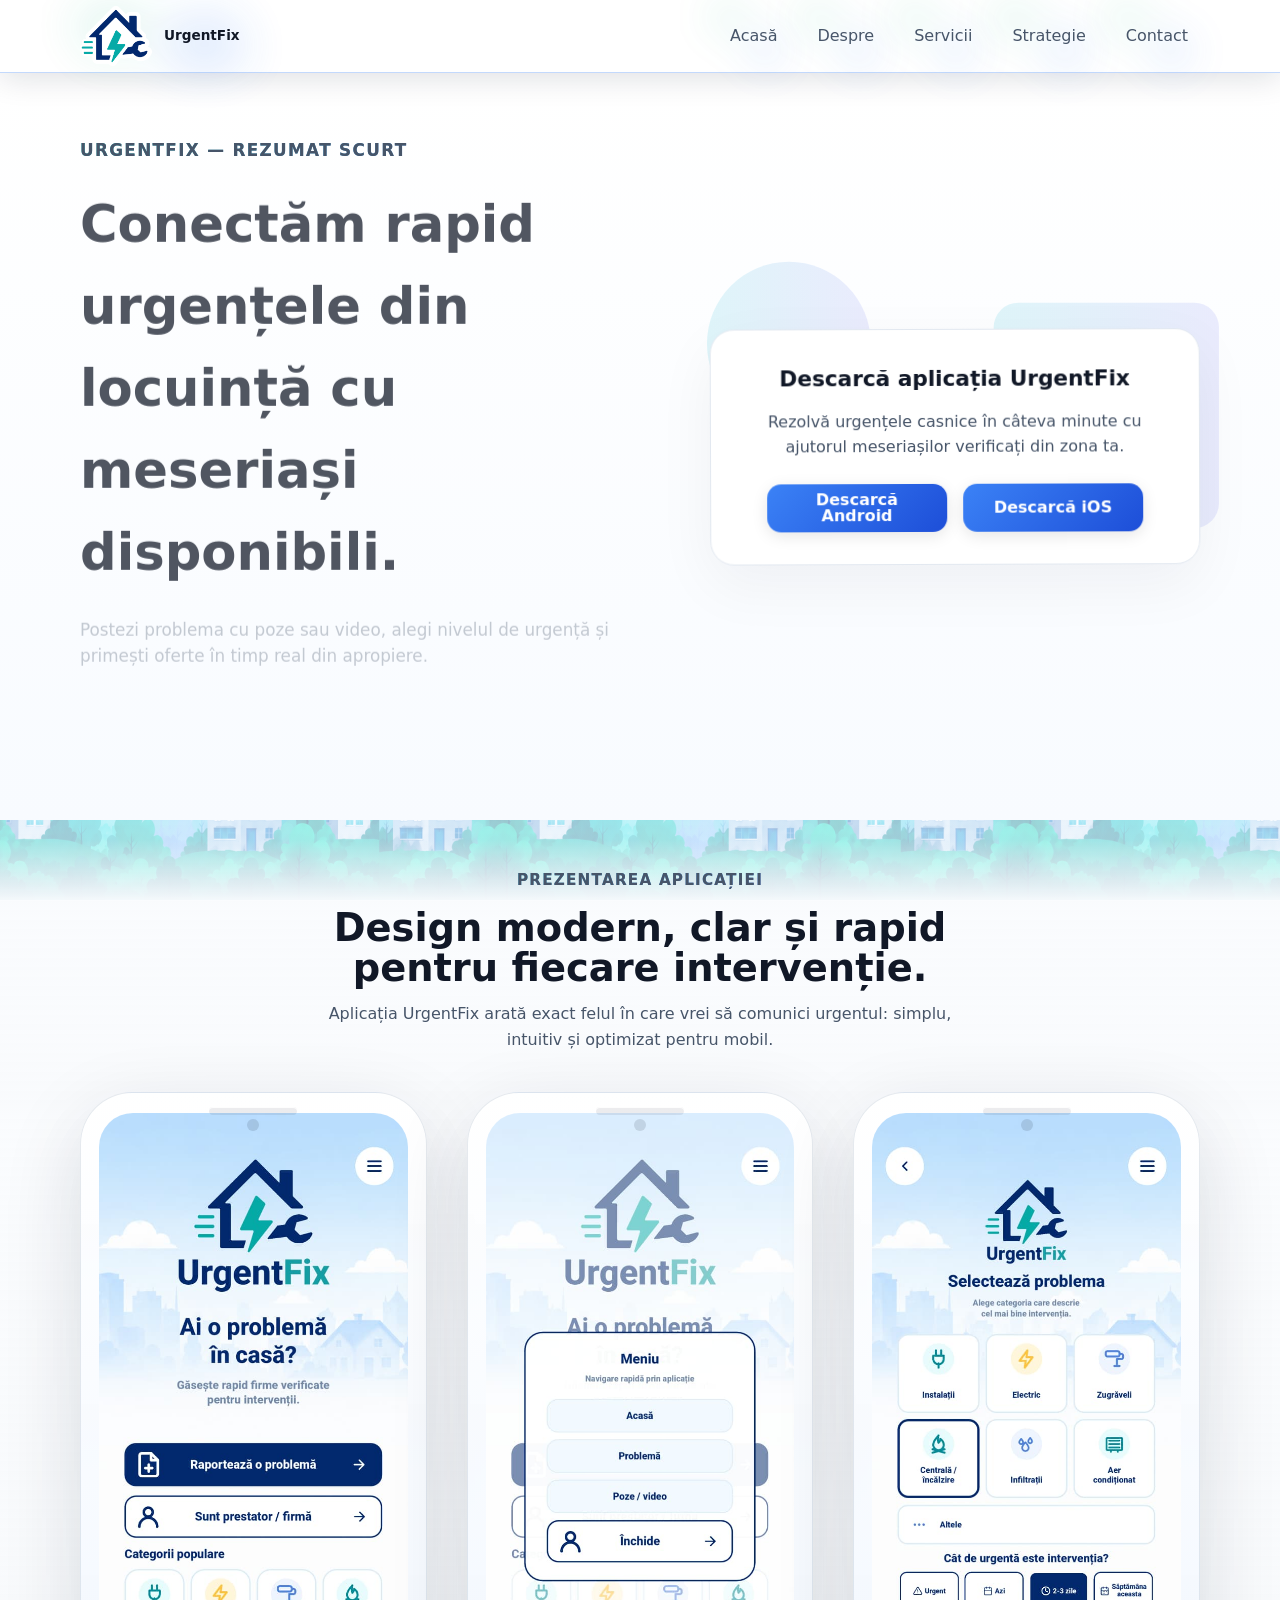
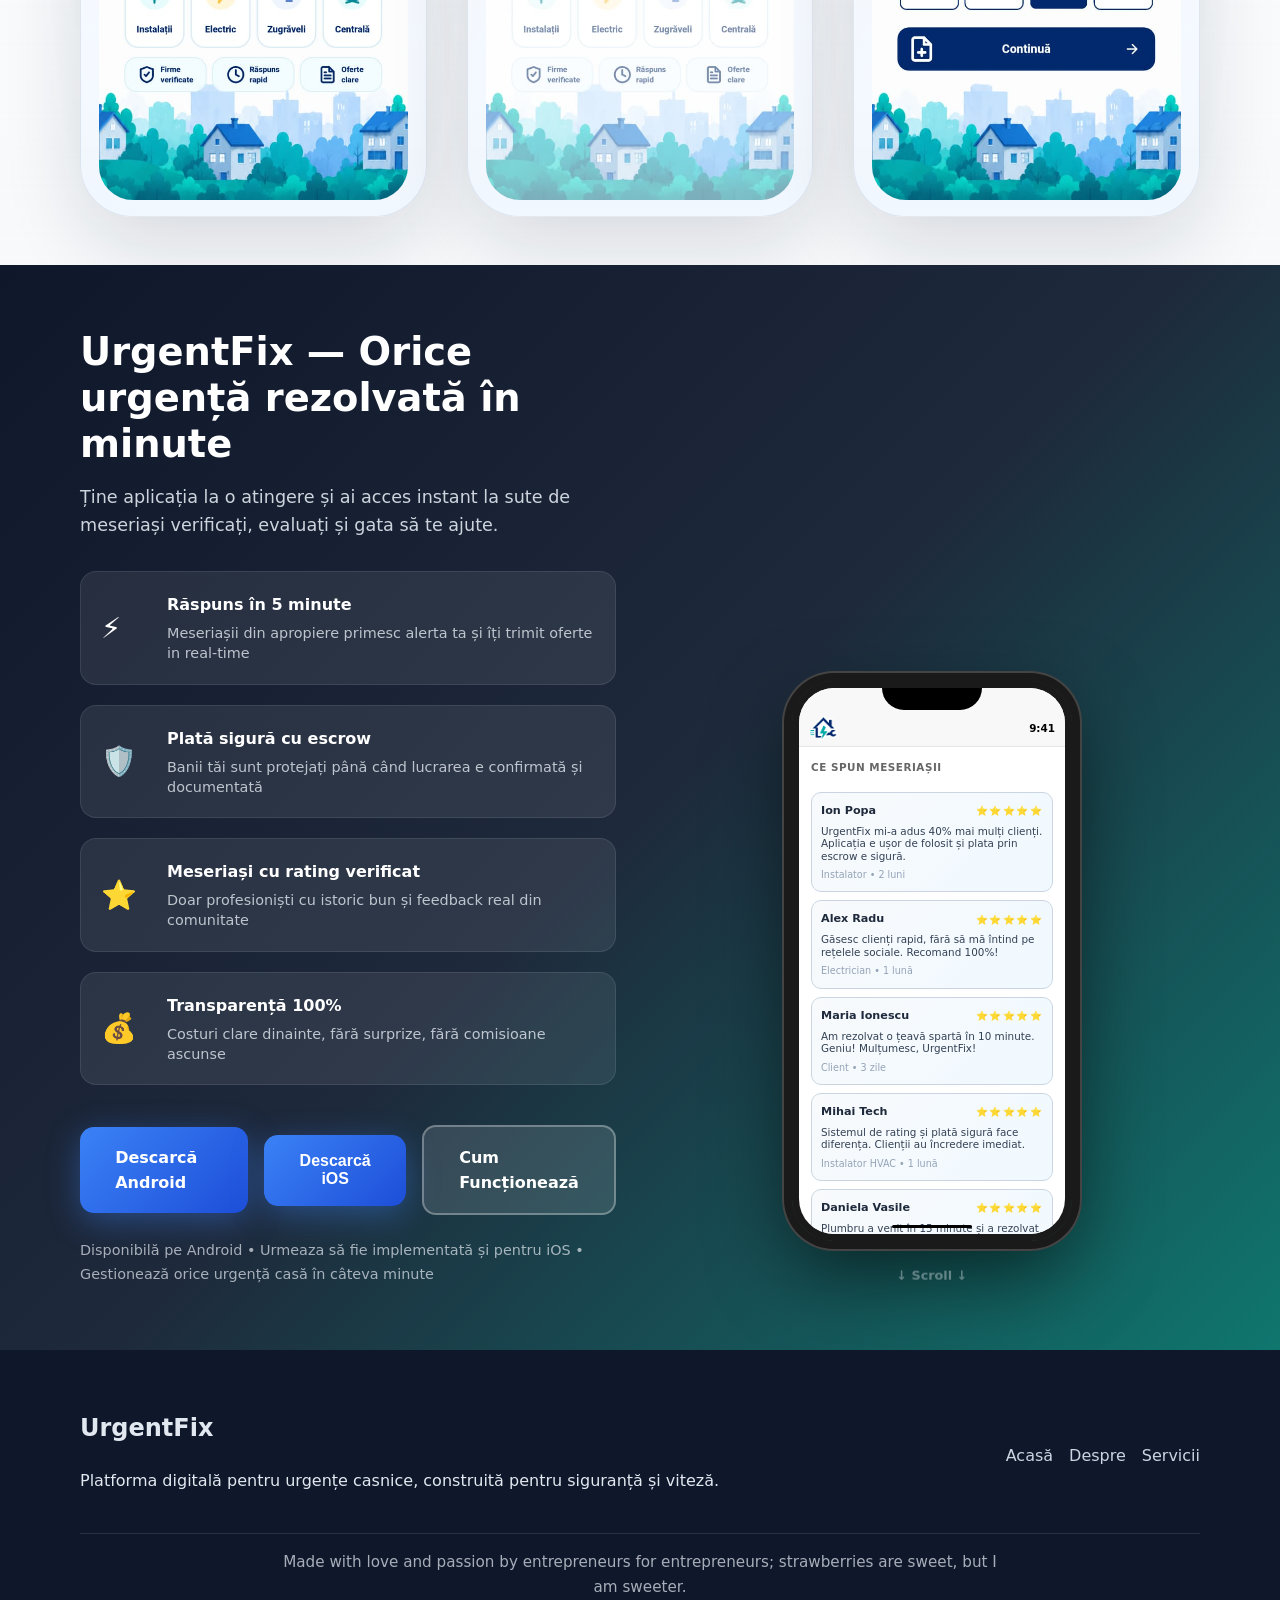
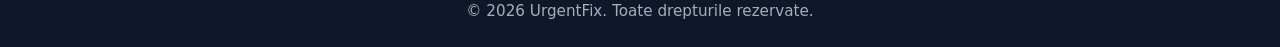
<file: index.html>
<!DOCTYPE html>
<html lang="ro">
<head>
  <meta charset="UTF-8" />
  <meta http-equiv="refresh" content="0; url=home.html" />
  <meta name="viewport" content="width=device-width, initial-scale=1.0" />
  <title>Redirecționare către UrgentFix Home</title>
</head>
<body>
  <p>Dacă nu ești redirecționat automat, <a href="home.html">apasă aici</a>.</p>
</body>
</html>
</file>
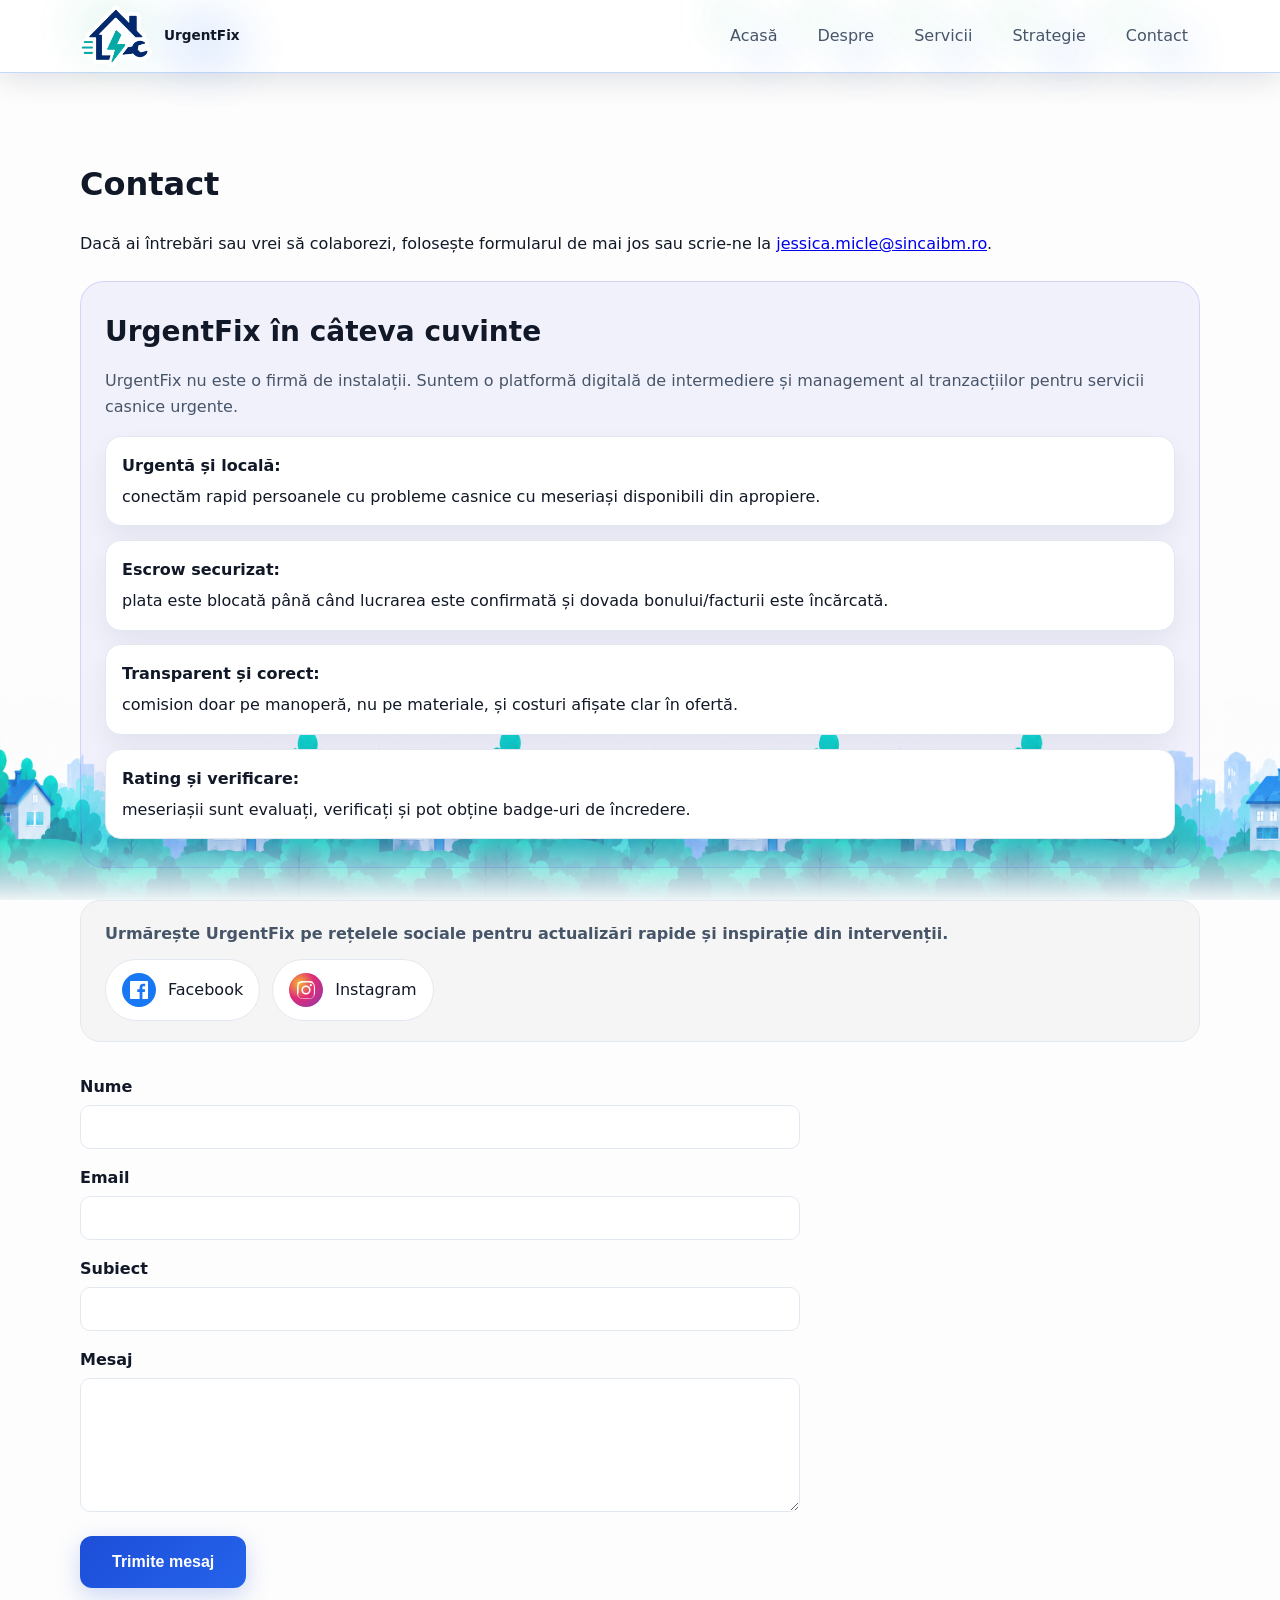
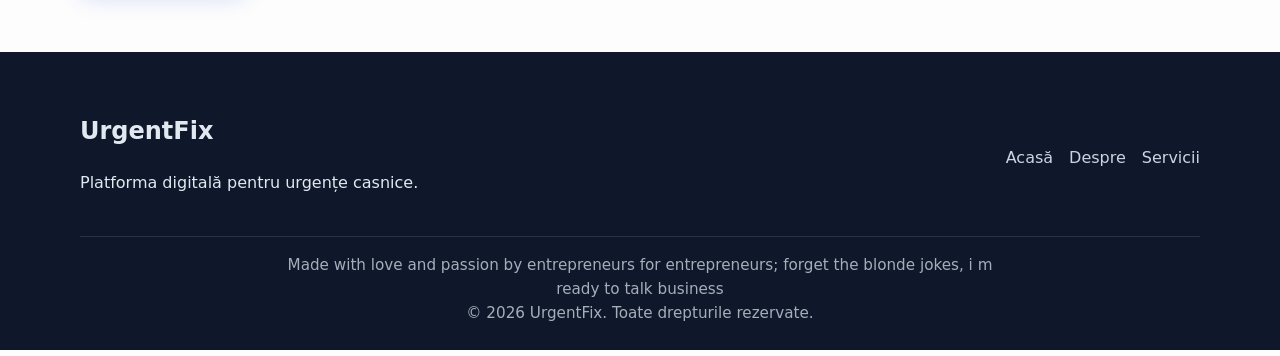
<file: contact.html>
<!DOCTYPE html>
<html lang="ro">
<head>
  <meta charset="UTF-8" />
  <meta name="viewport" content="width=device-width, initial-scale=1.0" />
  <title>Contact | UrgentFix</title>
  <link rel="stylesheet" href="styles.css?v=13" />
</head>
<body>
  <header class="site-header">
    <div class="container header-inner">
      <a href="home.html" class="brand-logo">
        <img src="urgentfix_sticker.png" alt="UrgentFix logo" />
        <span>UrgentFix</span>
      </a>
      <nav class="main-nav">
        <a href="home.html">Acasă</a>
        <a href="despre.html">Despre</a>
        <a href="servicii.html">Servicii</a>
        <a href="strategie.html">Strategie</a>
        <a href="contact.html">Contact</a>
      </nav>
    </div>
  </header>
  <main class="section">
    <div class="container">
      <h1>Contact</h1>
      <p>Dacă ai întrebări sau vrei să colaborezi, folosește formularul de mai jos sau scrie-ne la <a href="mailto:jessica.micle@sincaibm.ro">jessica.micle@sincaibm.ro</a>.</p>

      <section class="contact-panel">
        <h2>UrgentFix în câteva cuvinte</h2>
        <p>UrgentFix nu este o firmă de instalații. Suntem o platformă digitală de intermediere și management al tranzacțiilor pentru servicii casnice urgente.</p>
        <ul class="contact-highlights">
          <li><strong>Urgentă și locală:</strong> conectăm rapid persoanele cu probleme casnice cu meseriași disponibili din apropiere.</li>
          <li><strong>Escrow securizat:</strong> plata este blocată până când lucrarea este confirmată și dovada bonului/facturii este încărcată.</li>
          <li><strong>Transparent și corect:</strong> comision doar pe manoperă, nu pe materiale, și costuri afișate clar în ofertă.</li>
          <li><strong>Rating și verificare:</strong> meseriașii sunt evaluați, verificați și pot obține badge-uri de încredere.</li>
        </ul>
      </section>

      <div class="contact-social-panel">
        <p>Urmărește UrgentFix pe rețelele sociale pentru actualizări rapide și inspirație din intervenții.</p>
        <div class="social-links">
          <a class="social-pill facebook" href="https://www.facebook.com/profile.php?id=61590226223208" target="_blank" rel="noreferrer noopener">
            <span class="social-pill-icon">
              <svg viewBox="0 0 24 24" aria-hidden="true" focusable="false"><path d="M22.675 0h-21.35C.593 0 0 .593 0 1.326v21.348C0 23.407.593 24 1.326 24H12.82v-9.294H9.692v-3.622h3.127V8.413c0-3.1 1.892-4.788 4.657-4.788 1.325 0 2.463.099 2.795.143v3.24l-1.919.001c-1.504 0-1.796.715-1.796 1.763v2.312h3.587l-.467 3.622h-3.12V24h6.116c.73 0 1.323-.593 1.323-1.326V1.326C24 .593 23.407 0 22.675 0z" fill="#fff"/></svg>
            </span>
            <span>Facebook</span>
          </a>
          <a class="social-pill instagram" href="https://www.instagram.com/urgentfixsrl/" target="_blank" rel="noreferrer noopener">
            <span class="social-pill-icon">
              <svg viewBox="0 0 24 24" aria-hidden="true" focusable="false"><path d="M12 2.163c3.204 0 3.584.012 4.85.07 1.17.054 1.97.24 2.43.402a4.92 4.92 0 011.69 1.105 4.92 4.92 0 011.105 1.689c.162.461.348 1.26.402 2.43.058 1.266.07 1.646.07 4.847s-.012 3.584-.07 4.85c-.054 1.17-.24 1.97-.402 2.43a4.92 4.92 0 01-1.105 1.689 4.92 4.92 0 01-1.689 1.105c-.461.162-1.26.348-2.43.402-1.266.058-1.646.07-4.85.07s-3.584-.012-4.847-.07c-1.17-.054-1.97-.24-2.43-.402a4.92 4.92 0 01-1.689-1.105 4.92 4.92 0 01-1.105-1.689c-.162-.461-.348-1.26-.402-2.43C2.175 15.747 2.163 15.367 2.163 12s.012-3.584.07-4.847c.054-1.17.24-1.97.402-2.43a4.92 4.92 0 011.105-1.689A4.92 4.92 0 015.359 2.635c.461-.162 1.26-.348 2.43-.402C8.416 2.175 8.796 2.163 12 2.163zm0-2.163C8.741 0 8.332.013 7.052.072 5.775.131 4.63.348 3.678.7a7.115 7.115 0 00-2.53 1.65A7.115 7.115 0 00.7 4.88C.348 5.832.131 6.977.072 8.254.013 9.534 0 9.943 0 12.001c0 2.058.013 2.467.072 3.746.059 1.277.276 2.422.628 3.374a7.115 7.115 0 001.648 2.53 7.115 7.115 0 002.53 1.648c.952.352 2.097.569 3.374.628 1.279.059 1.688.072 3.746.072s2.467-.013 3.746-.072c1.277-.059 2.422-.276 3.374-.628a7.115 7.115 0 002.53-1.648 7.115 7.115 0 001.648-2.53c.352-.952.569-2.097.628-3.374.059-1.279.072-1.688.072-3.746s-.013-2.467-.072-3.746c-.059-1.277-.276-2.422-.628-3.374a7.115 7.115 0 00-1.648-2.53A7.115 7.115 0 0020.322.7c-.952-.352-2.097-.569-3.374-.628C14.467.013 14.058 0 12 0z" fill="#fff"/><path d="M12 5.838a6.162 6.162 0 100 12.324 6.162 6.162 0 000-12.324zm0 10.162a3.999 3.999 0 110-7.998 3.999 3.999 0 010 7.998z" fill="#fff"/><circle cx="18.406" cy="5.594" r="1.44" fill="#fff"/></svg>
            </span>
            <span>Instagram</span>
          </a>
        </div>
      </div>

      <form id="contact-form" class="contact-form" action="#" method="post" novalidate>
        <div class="form-row">
          <label for="name">Nume</label>
          <input type="text" id="name" name="name" required minlength="2" />
        </div>
        <div class="form-row">
          <label for="email">Email</label>
          <input type="email" id="email" name="email" required />
        </div>
        <div class="form-row">
          <label for="subject">Subiect</label>
          <input type="text" id="subject" name="subject" required />
        </div>
        <div class="form-row">
          <label for="message">Mesaj</label>
          <textarea id="message" name="message" rows="6" required></textarea>
        </div>
        <div class="form-actions">
          <button type="submit" class="button primary">Trimite mesaj</button>
        </div>
        <p id="form-status" class="form-status" aria-live="polite" style="display:none"></p>
      </form>

    </div>
  </main>
  <footer class="site-footer">
    <div class="container footer-inner">
      <div>
        <h2>UrgentFix</h2>
        <p>Platforma digitală pentru urgențe casnice.</p>
      </div>
      <div class="footer-links">
        <a href="home.html">Acasă</a>
        <a href="despre.html">Despre</a>
        <a href="servicii.html">Servicii</a>
      </div>
    </div>
    <div class="container footer-note">
      <p>Made with love and passion by entrepreneurs for entrepreneurs;  forget the blonde jokes, i m ready to talk business</p>
      <p>&copy; 2026 UrgentFix. Toate drepturile rezervate.</p>
    </div>
  </footer>
  <script src="script.js?v=5"></script>
</body>
</html>
</file>
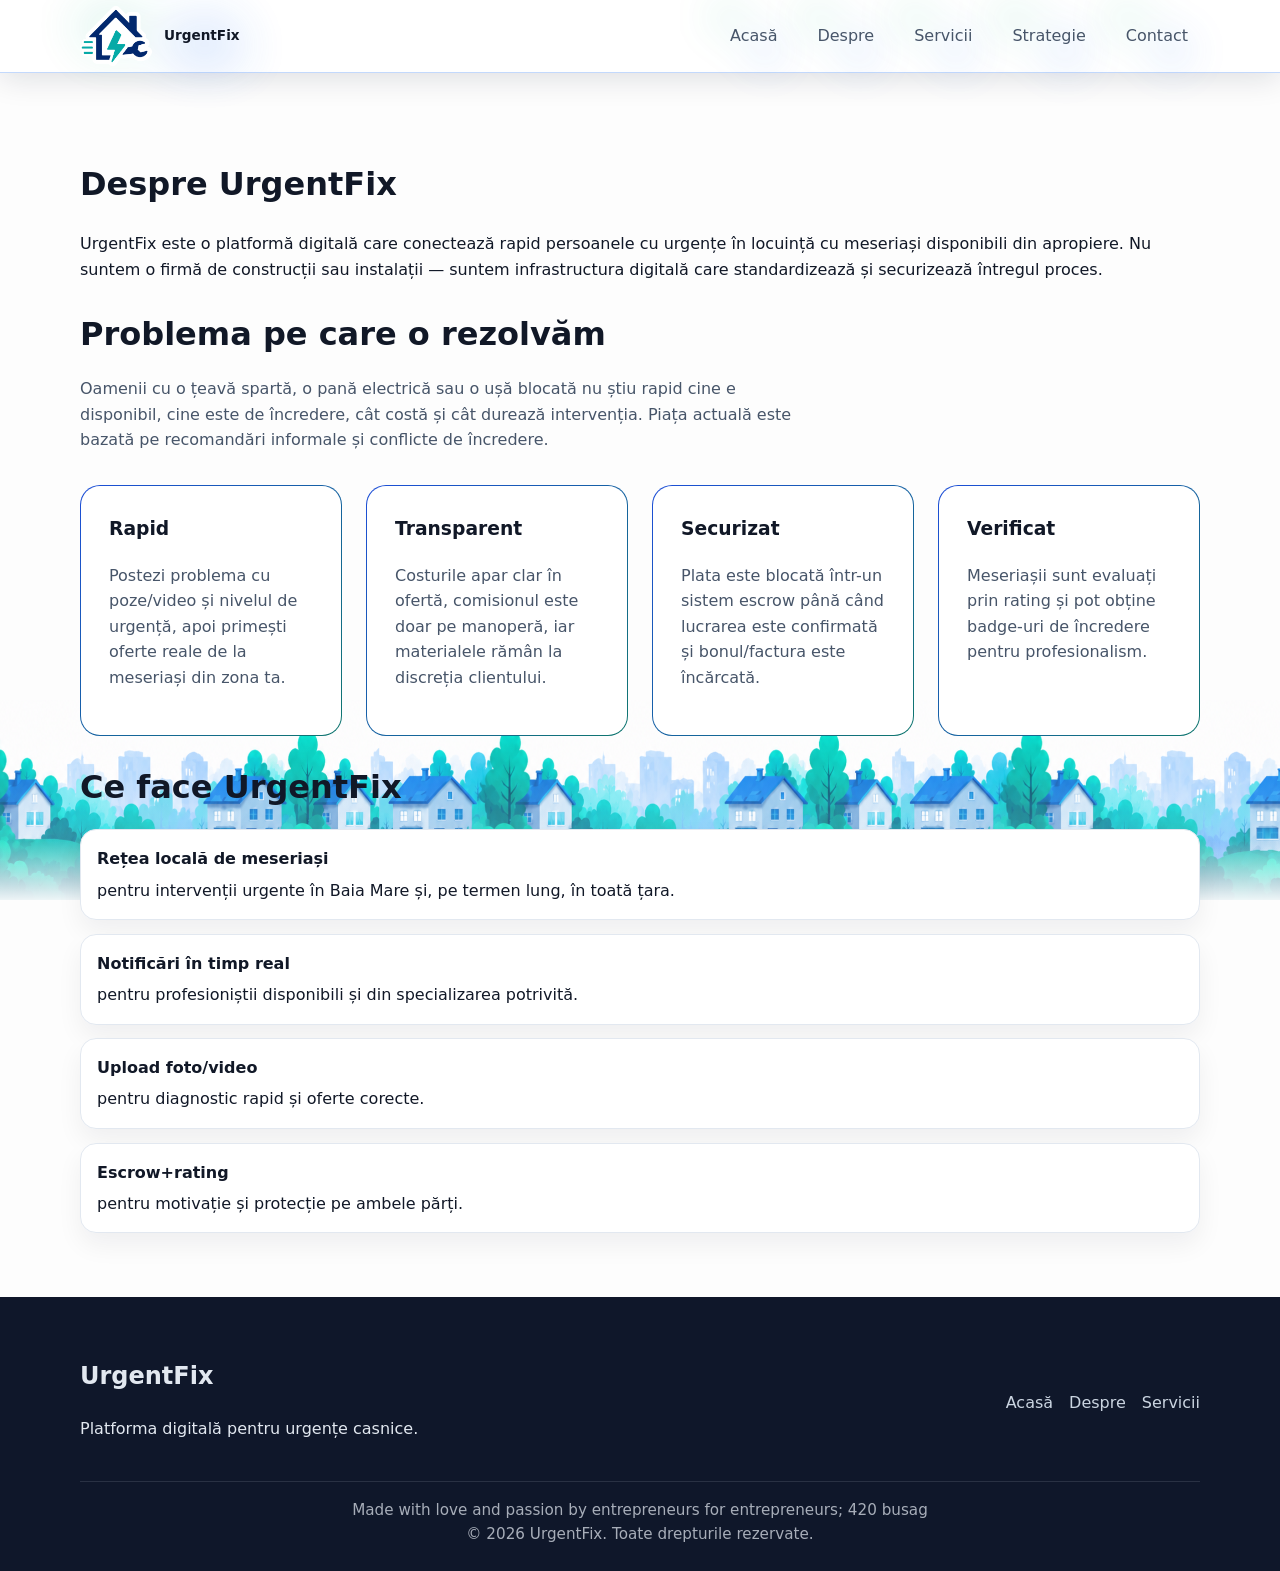
<file: despre.html>
<!DOCTYPE html>
<html lang="ro">
<head>
  <meta charset="UTF-8" />
  <meta name="viewport" content="width=device-width, initial-scale=1.0" />
  <title>Despre | UrgentFix</title>
  <link rel="stylesheet" href="styles.css?v=13" />
</head>
<body>
  <header class="site-header">
    <div class="container header-inner">
      <a href="home.html" class="brand-logo">
        <img src="urgentfix_sticker.png" alt="UrgentFix logo" />
        <span>UrgentFix</span>
      </a>
      <nav class="main-nav">
        <a href="home.html">Acasă</a>
        <a href="despre.html">Despre</a>
        <a href="servicii.html">Servicii</a>
        <a href="strategie.html">Strategie</a>
        <a href="contact.html">Contact</a>
      </nav>
    </div>
  </header>
  <main class="section">
    <div class="container">
      <h1>Despre UrgentFix</h1>
      <p>UrgentFix este o platformă digitală care conectează rapid persoanele cu urgențe în locuință cu meseriași disponibili din apropiere. Nu suntem o firmă de construcții sau instalații — suntem infrastructura digitală care standardizează și securizează întregul proces.</p>

      <section class="feature-section">
        <h2>Problema pe care o rezolvăm</h2>
        <p>Oamenii cu o țeavă spartă, o pană electrică sau o ușă blocată nu știu rapid cine e disponibil, cine este de încredere, cât costă și cât durează intervenția. Piața actuală este bazată pe recomandări informale și conflicte de încredere.</p>
        <div class="features-grid">
          <article class="feature-card">
            <h3>Rapid</h3>
            <p>Postezi problema cu poze/video și nivelul de urgență, apoi primești oferte reale de la meseriași din zona ta.</p>
          </article>
          <article class="feature-card">
            <h3>Transparent</h3>
            <p>Costurile apar clar în ofertă, comisionul este doar pe manoperă, iar materialele rămân la discreția clientului.</p>
          </article>
          <article class="feature-card">
            <h3>Securizat</h3>
            <p>Plata este blocată într-un sistem escrow până când lucrarea este confirmată și bonul/factura este încărcată.</p>
          </article>
          <article class="feature-card">
            <h3>Verificat</h3>
            <p>Meseriașii sunt evaluați prin rating și pot obține badge-uri de încredere pentru profesionalism.</p>
          </article>
        </div>
      </section>

      <section class="feature-section">
        <h2>Ce face UrgentFix</h2>
        <ul class="contact-highlights">
          <li><strong>Rețea locală de meseriași</strong> pentru intervenții urgente în Baia Mare și, pe termen lung, în toată țara.</li>
          <li><strong>Notificări în timp real</strong> pentru profesioniștii disponibili și din specializarea potrivită.</li>
          <li><strong>Upload foto/video</strong> pentru diagnostic rapid și oferte corecte.</li>
          <li><strong>Escrow+rating</strong> pentru motivație și protecție pe ambele părți.</li>
        </ul>
      </section>
    </div>
  </main>
  <footer class="site-footer">
    <div class="container footer-inner">
      <div>
        <h2>UrgentFix</h2>
        <p>Platforma digitală pentru urgențe casnice.</p>
      </div>
      <div class="footer-links">
        <a href="home.html">Acasă</a>
        <a href="despre.html">Despre</a>
        <a href="servicii.html">Servicii</a>
      </div>
    </div>
    <div class="container footer-note">
      <p>Made with love and passion by entrepreneurs for entrepreneurs; 420 busag</p>
      <p>&copy; 2026 UrgentFix. Toate drepturile rezervate.</p>
    </div>
  </footer>
  <script src="script.js?v=5"></script>
</body>
</html>
</file>
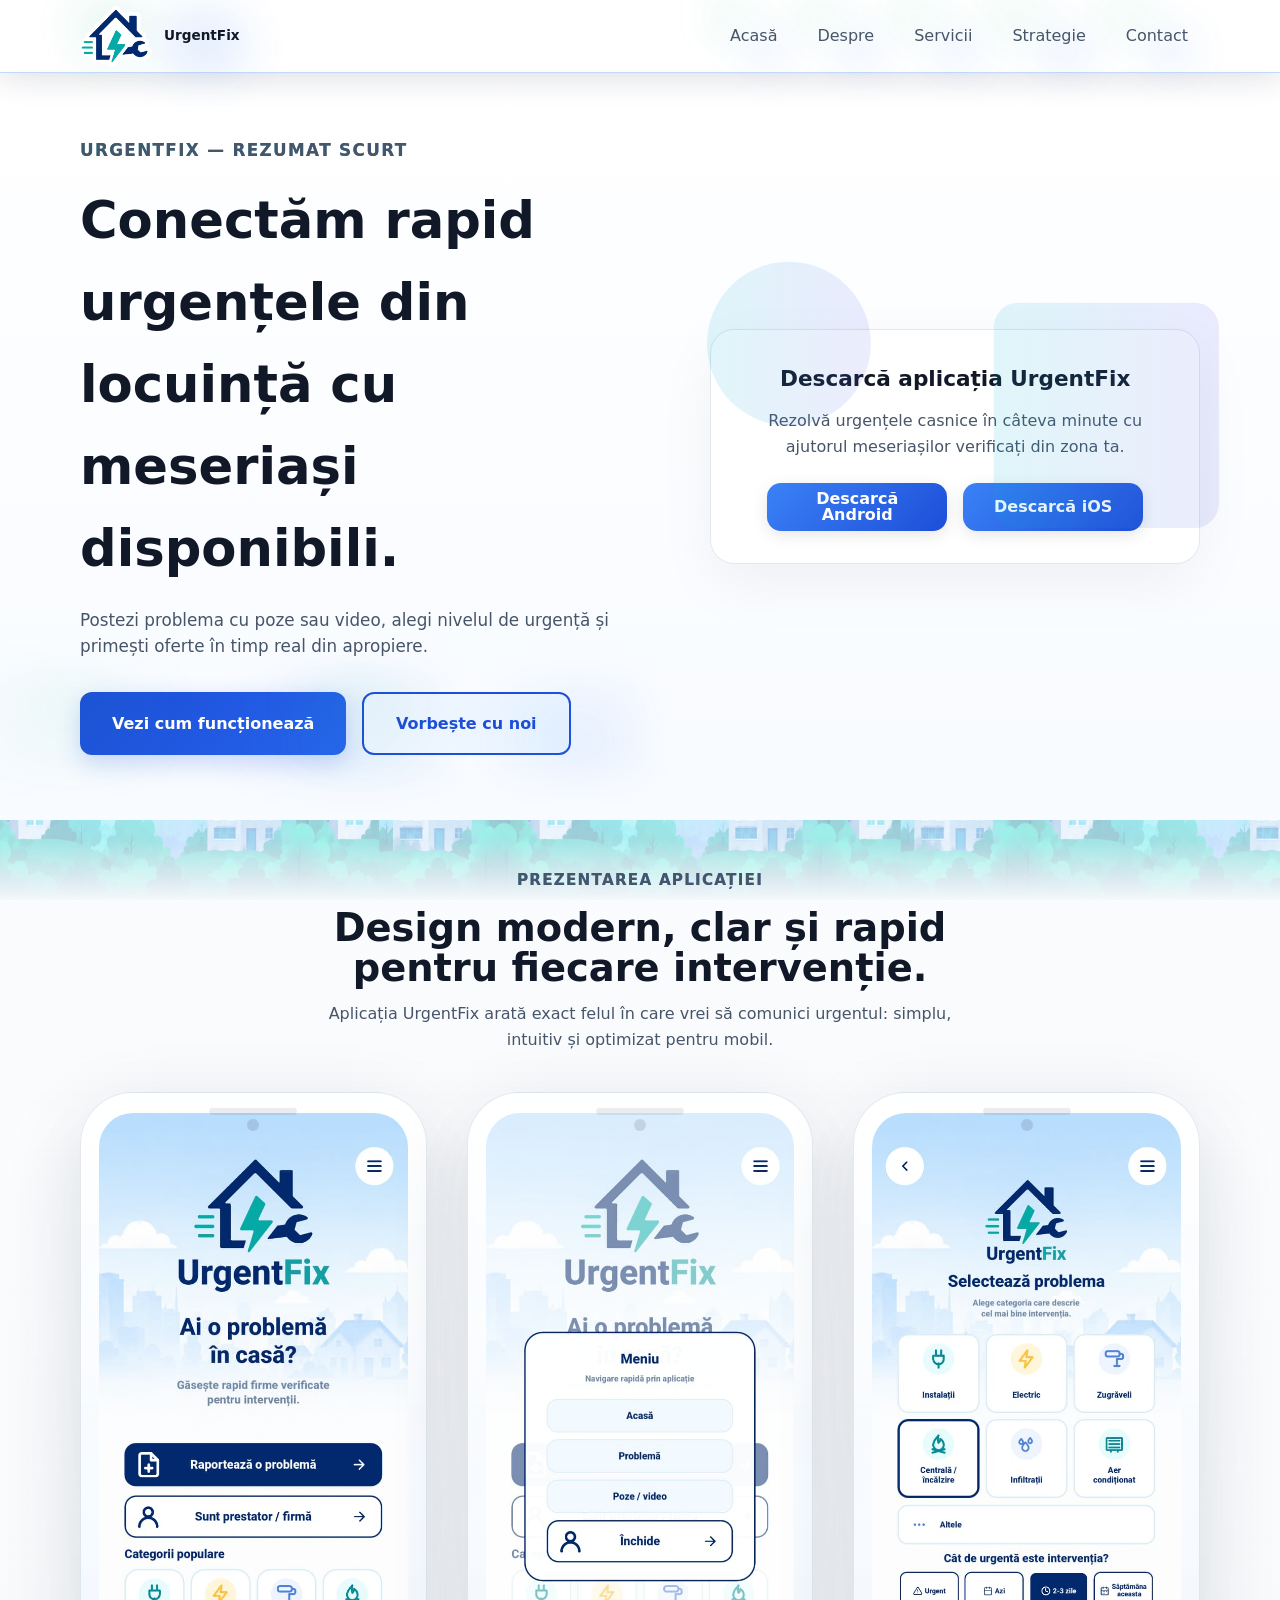
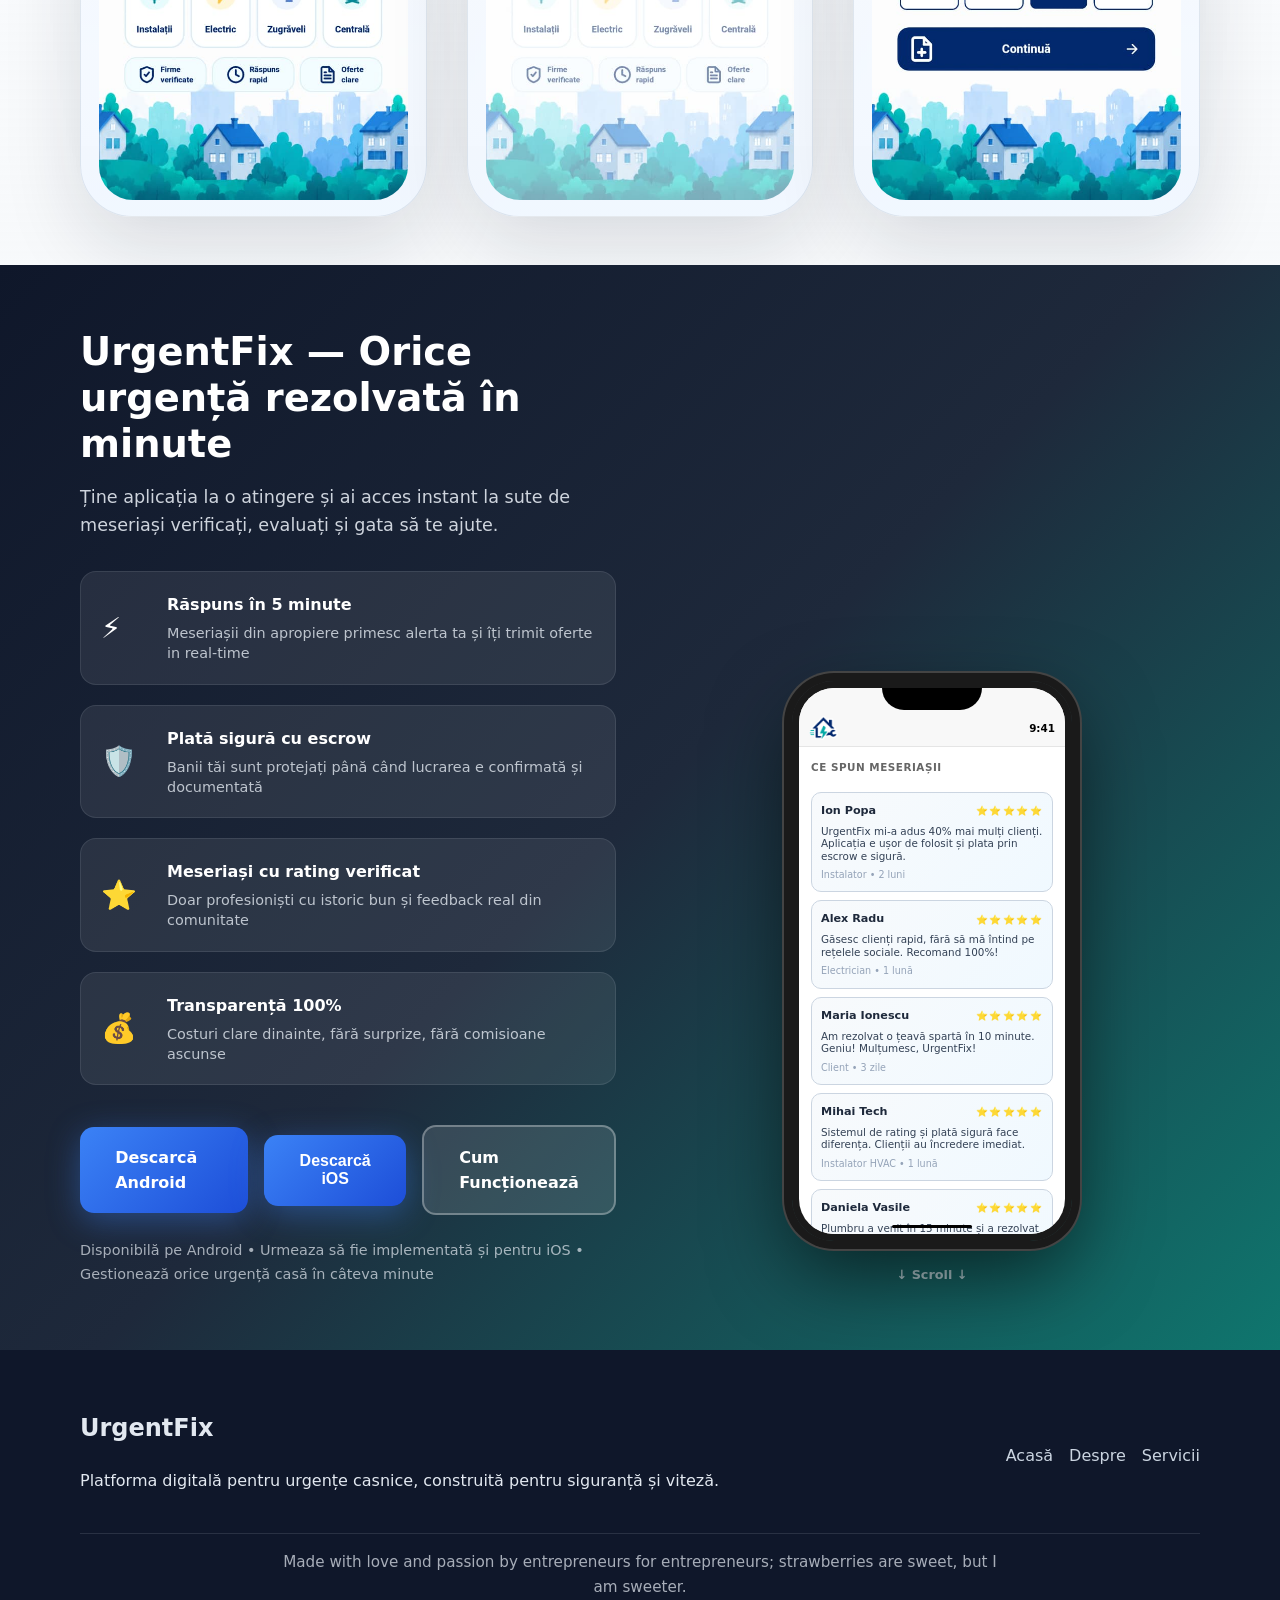
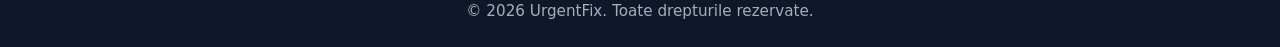
<file: home.html>
<!DOCTYPE html>
<html lang="ro">
<head>
  <meta charset="UTF-8" />
  <meta name="viewport" content="width=device-width, initial-scale=1.0" />
  <title>UrgentFix | Rezolvă rapid urgențele casnice</title>
  <link rel="stylesheet" href="styles.css?v=23" />
</head>
<body>
  <header class="site-header">
    <div class="container header-inner">
      <a href="home.html" class="brand-logo">
        <img src="urgentfix_sticker.png" alt="UrgentFix logo" />
        <span>UrgentFix</span>
      </a>
      <nav class="main-nav">
        <a href="home.html">Acasă</a>
        <a href="despre.html">Despre</a>
        <a href="servicii.html">Servicii</a>
        <a href="strategie.html">Strategie</a>
        <a href="contact.html">Contact</a>
      </nav>
    </div>
  </header>

  <main>
    <section id="hero" class="hero section">
      <div class="container hero-grid">
        <div class="hero-copy">
          <p class="eyebrow">UrgentFix — Rezumat scurt</p>
          <h1 class="animate-fade-up">Conectăm rapid urgențele din locuință cu meseriași disponibili.</h1>
          <p class="animate-fade-up" style="animation-delay:.15s">Postezi problema cu poze sau video, alegi nivelul de urgență și primești oferte în timp real din apropiere.</p>
          <div class="hero-actions animate-fade-up" style="animation-delay:.3s">
            <a class="button primary" href="servicii.html">Vezi cum funcționează</a>
            <a class="button secondary" href="contact.html">Vorbește cu noi</a>
          </div>
        </div>
        <div class="hero-visual">
          <svg class="hero-deco" viewBox="0 0 600 400" preserveAspectRatio="xMidYMid meet" aria-hidden="true">
            <defs>
              <linearGradient id="g1" x1="0" x2="1">
                <stop offset="0%" stop-color="#06b6d4" />
                <stop offset="100%" stop-color="#6366f1" />
              </linearGradient>
            </defs>
            <g fill="url(#g1)" opacity="0.12">
              <circle cx="120" cy="100" r="80" />
              <rect x="320" y="60" rx="24" ry="24" width="220" height="220" />
            </g>
          </svg>
          <div class="hero-card animate-floating">
            <div class="app-ad">
              <h3>Descarcă aplicația UrgentFix</h3>
              <p>Rezolvă urgențele casnice în câteva minute cu ajutorul meseriașilor verificați din zona ta.</p>
              <div class="app-buttons">
                <a href="https://github.com/ioana974/urgent-fix/releases/latest/download/UrgentFix.apk" class="app-store-btn" download>Descarcă Android</a>
                <button onclick="showIOSPopup()" class="app-store-btn">Descarcă iOS</button>
              </div>
            </div>
          </div>
        </div>
      </div>
    </section>

    <section class="section app-preview-section">
      <div class="container">
        <div class="app-preview-intro">
          <p class="eyebrow">Prezentarea aplicației</p>
          <h2>Design modern, clar și rapid pentru fiecare intervenție.</h2>
          <p>Aplicația UrgentFix arată exact felul în care vrei să comunici urgentul: simplu, intuitiv și optimizat pentru mobil.</p>
        </div>
        <div class="images-grid">
          <div class="device-frame">
            <img src="1.jpeg" alt="Interfață 1" class="preview-image" />
          </div>
          <div class="device-frame">
            <img src="2.jpeg" alt="Interfață 2" class="preview-image" />
          </div>
          <div class="device-frame">
            <img src="3.jpeg" alt="Interfață 3" class="preview-image" />
          </div>
        </div>
      </div>
    </section>

    <section class="section cta-app-section">
      <div class="container cta-app-container">
        <div class="cta-app-content">
          <h2>UrgentFix — Orice urgență rezolvată în minute</h2>
          <p class="cta-lead">Ține aplicația la o atingere și ai acces instant la sute de meseriași verificați, evaluați și gata să te ajute.</p>
          
          <div class="benefits-list">
            <div class="benefit-item">
              <span class="benefit-icon">⚡</span>
              <div>
                <h4>Răspuns în 5 minute</h4>
                <p>Meseriașii din apropiere primesc alerta ta și îți trimit oferte in real-time</p>
              </div>
            </div>
            <div class="benefit-item">
              <span class="benefit-icon">🛡️</span>
              <div>
                <h4>Plată sigură cu escrow</h4>
                <p>Banii tăi sunt protejați până când lucrarea e confirmată și documentată</p>
              </div>
            </div>
            <div class="benefit-item">
              <span class="benefit-icon">⭐</span>
              <div>
                <h4>Meseriași cu rating verificat</h4>
                <p>Doar profesioniști cu istoric bun și feedback real din comunitate</p>
              </div>
            </div>
            <div class="benefit-item">
              <span class="benefit-icon">💰</span>
              <div>
                <h4>Transparență 100%</h4>
                <p>Costuri clare dinainte, fără surprize, fără comisioane ascunse</p>
              </div>
            </div>
          </div>

          <div class="cta-buttons-group"> 
            <a href="https://github.com/ioana974/urgent-fix/releases/latest/download/UrgentFix.apk" class="cta-button primary-large" download>Descarcă Android</a>
            <button onclick="showIOSPopup()" class="cta-button primary-large">Descarcă iOS</button> 
            <a href="servicii.html" class="cta-button secondary-large">Cum Funcționează</a> 
          </div>

          <p class="cta-subtext">Disponibilă pe Android • Urmeaza să fie implementată și pentru iOS • Gestionează orice urgență casă în câteva minute</p>
        </div>

        <div class="cta-app-visual">
          <div class="iphone-frame">
            <div class="iphone-notch"></div>
            <div class="iphone-screen">
              <div class="screen-header">
                <img src="urgentfix_sticker.png" alt="UrgentFix" class="header-logo-img">
                <span class="time">9:41</span>
              </div>

              <div class="reviews-container">
                <div class="review-section-title">
                  <p>Ce spun meseriașii</p>
                </div>

                <div class="review-card">
                  <div class="reviewer-info">
                    <span class="reviewer-name">Ion Popa</span>
                    <span class="reviewer-rating">⭐⭐⭐⭐⭐</span>
                  </div>
                  <p class="review-text">UrgentFix mi-a adus 40% mai mulți clienți. Aplicația e ușor de folosit și plata prin escrow e sigură.</p>
                  <span class="review-date">Instalator • 2 luni</span>
                </div>

                <div class="review-card">
                  <div class="reviewer-info">
                    <span class="reviewer-name">Alex Radu</span>
                    <span class="reviewer-rating">⭐⭐⭐⭐⭐</span>
                  </div>
                  <p class="review-text">Găsesc clienți rapid, fără să mă întind pe rețelele sociale. Recomand 100%!</p>
                  <span class="review-date">Electrician • 1 lună</span>
                </div>

                <div class="review-card">
                  <div class="reviewer-info">
                    <span class="reviewer-name">Maria Ionescu</span>
                    <span class="reviewer-rating">⭐⭐⭐⭐⭐</span>
                  </div>
                  <p class="review-text">Am rezolvat o țeavă spartă în 10 minute. Geniu! Mulțumesc, UrgentFix!</p>
                  <span class="review-date">Client • 3 zile</span>
                </div>

                <div class="review-card">
                  <div class="reviewer-info">
                    <span class="reviewer-name">Mihai Tech</span>
                    <span class="reviewer-rating">⭐⭐⭐⭐⭐</span>
                  </div>
                  <p class="review-text">Sistemul de rating și plată sigură face diferența. Clienții au încredere imediat.</p>
                  <span class="review-date">Instalator HVAC • 1 lună</span>
                </div>

                <div class="review-card">
                  <div class="reviewer-info">
                    <span class="reviewer-name">Daniela Vasile</span>
                    <span class="reviewer-rating">⭐⭐⭐⭐⭐</span>
                  </div>
                  <p class="review-text">Plumbru a venit în 15 minute și a rezolvat o scurgere. Incredibil de rapid și profesionist!</p>
                  <span class="review-date">Client • 1 săptămână</span>
                </div>

                <div class="review-card">
                  <div class="reviewer-info">
                    <span class="reviewer-name">Vlad Matei</span>
                    <span class="reviewer-rating">⭐⭐⭐⭐⭐</span>
                  </div>
                  <p class="review-text">Găsesc clienți de calitate pe UrgentFix. Rating-ul și review-urile reale mă ajută să aleg.",</p>
                  <span class="review-date">Electrician • 3 săptămâni</span>
                </div>

                <div class="review-card">
                  <div class="reviewer-info">
                    <span class="reviewer-name">Cristina Pop</span>
                    <span class="reviewer-rating">⭐⭐⭐⭐⭐</span>
                  </div>
                  <p class="review-text">De la apel la rezolvare au trecut doar 20 de minute. Recomand cu încredere UrgentFix!</p>
                  <span class="review-date">Client • 2 zile</span>
                </div>
              </div>
            </div>

            <div class="iphone-home-indicator"></div>
          </div>

          <div class="scroll-hint">
            <span>↓ Scroll ↓</span>
          </div>
        </div>
      </div>
    </section>

  </main>

  <!-- iOS Coming Soon Modal -->
  <div id="iosModal" class="modal">
    <div class="modal-content">
      <span class="modal-close" onclick="closeIOSPopup()">&times;</span>
      <h2>iOS - Disponibil în curând!</h2>
      <p>Aplicația UrgentFix pentru iOS este în curs de dezvoltare și va fi disponibilă în curând pe App Store.</p>
      <p>Te înregistrezi pe Android în timp ce aștepți versiunea iOS.</p>
      <button onclick="closeIOSPopup()" class="modal-button">Înțeles</button>
    </div>
  </div>

  <footer id="contact" class="site-footer">
    <div class="container footer-inner">
      <div>
        <h2>UrgentFix</h2>
        <p>Platforma digitală pentru urgențe casnice, construită pentru siguranță și viteză.</p>
      </div>
      <div class="footer-links">
        <a href="home.html">Acasă</a>
        <a href="despre.html">Despre</a>
        <a href="servicii.html">Servicii</a>
      </div>
    </div>
    <div class="container footer-note">
      <p>Made with love and passion by entrepreneurs for entrepreneurs; strawberries are sweet, but I am sweeter.</p>
      <p>&copy; 2026 UrgentFix. Toate drepturile rezervate.</p>
    </div>
  </footer>
  <script src="script.js?v=7"></script>
</body>
</html>
</file>
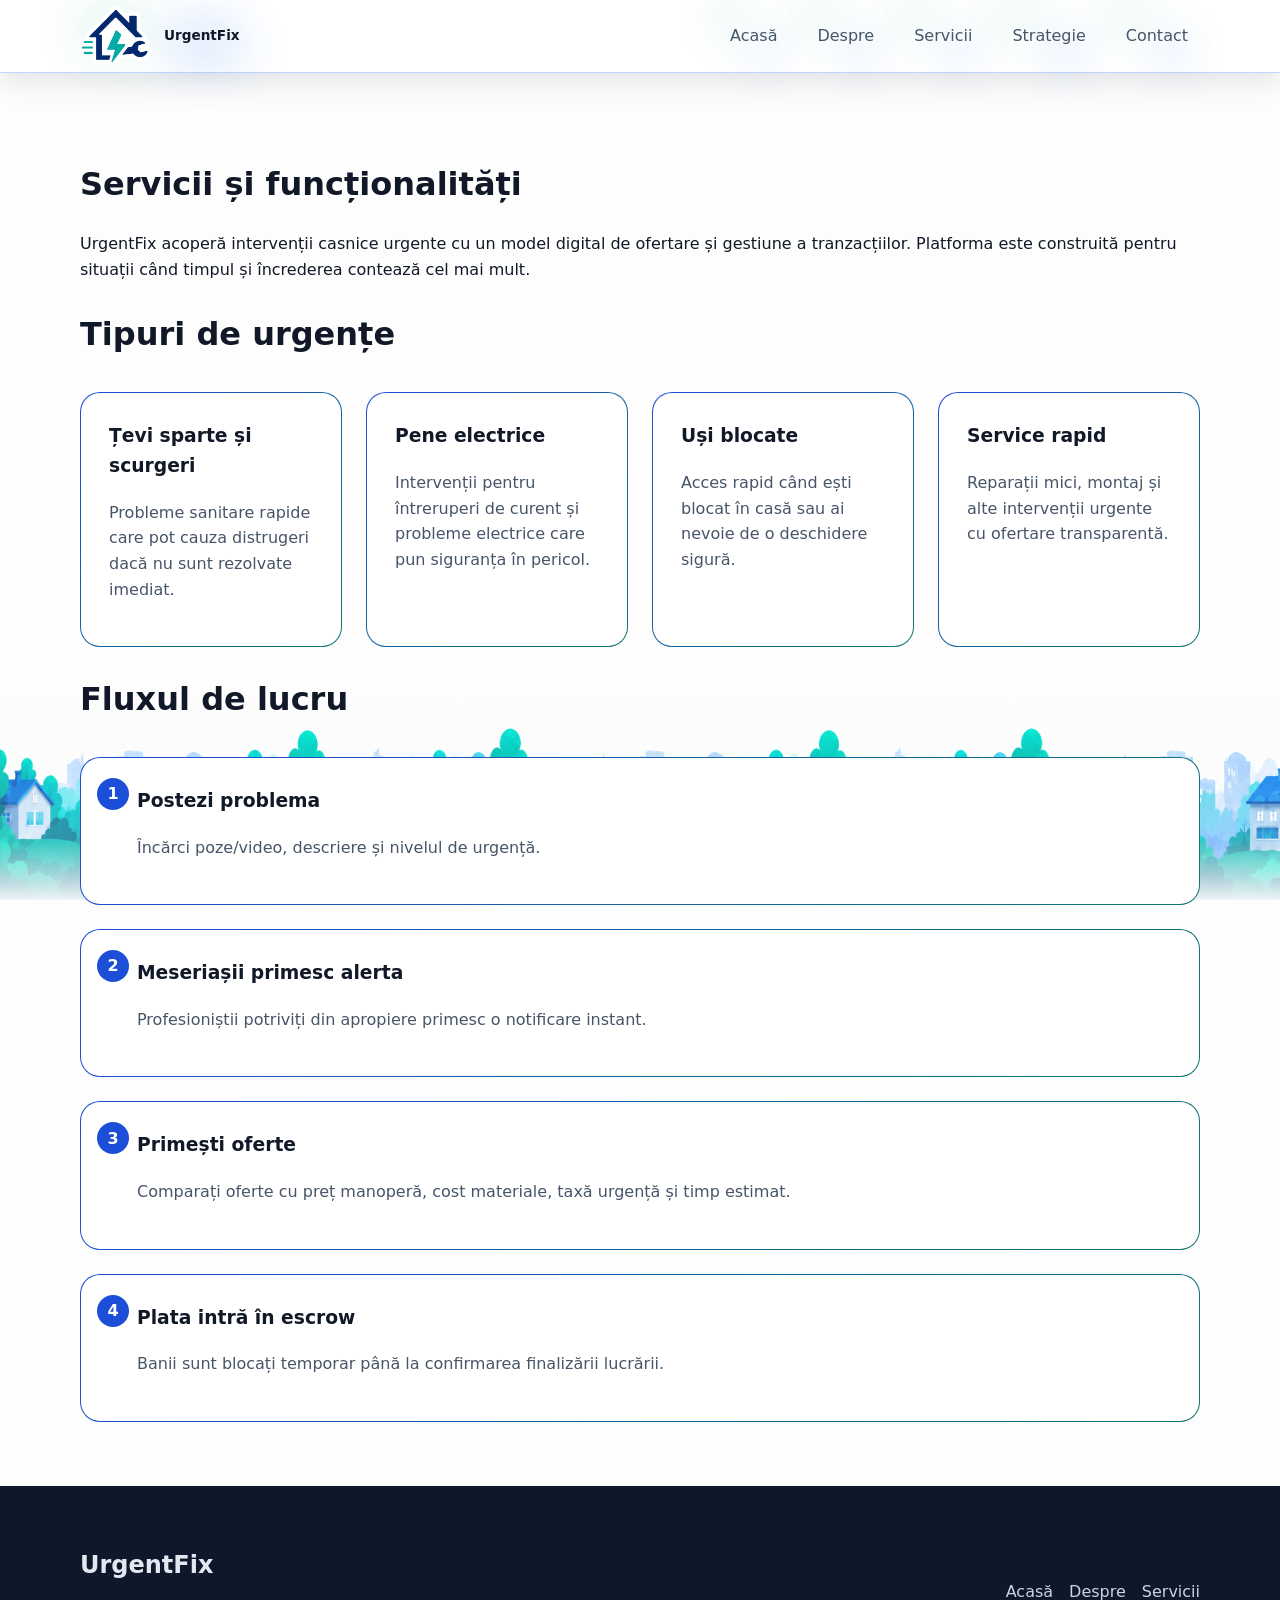
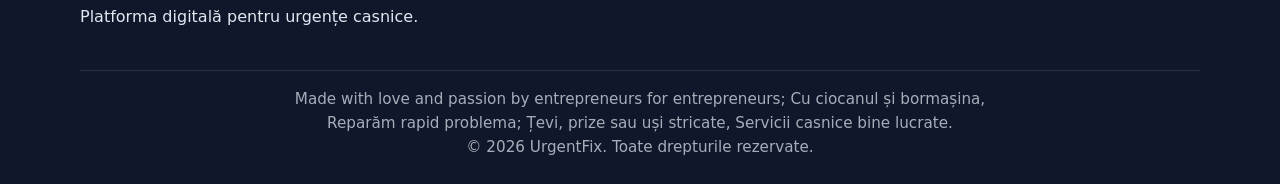
<file: servicii.html>
<!DOCTYPE html>
<html lang="ro">
<head>
  <meta charset="UTF-8" />
  <meta name="viewport" content="width=device-width, initial-scale=1.0" />
  <title>Servicii | UrgentFix</title>
  <link rel="stylesheet" href="styles.css?v=13" />
</head>
<body>
  <header class="site-header">
    <div class="container header-inner">
      <a href="home.html" class="brand-logo">
        <img src="urgentfix_sticker.png" alt="UrgentFix logo" />
        <span>UrgentFix</span>
      </a>
      <nav class="main-nav">
        <a href="home.html">Acasă</a>
        <a href="despre.html">Despre</a>
        <a href="servicii.html">Servicii</a>
        <a href="strategie.html">Strategie</a>
        <a href="contact.html">Contact</a>
      </nav>
    </div>
  </header>
  <main class="section">
    <div class="container">
      <h1>Servicii și funcționalități</h1>
      <p>UrgentFix acoperă intervenții casnice urgente cu un model digital de ofertare și gestiune a tranzacțiilor. Platforma este construită pentru situații când timpul și încrederea contează cel mai mult.</p>

      <section class="feature-section">
        <h2>Tipuri de urgențe</h2>
        <div class="features-grid">
          <article class="feature-card">
            <h3>Țevi sparte și scurgeri</h3>
            <p>Probleme sanitare rapide care pot cauza distrugeri dacă nu sunt rezolvate imediat.</p>
          </article>
          <article class="feature-card">
            <h3>Pene electrice</h3>
            <p>Intervenții pentru întreruperi de curent și probleme electrice care pun siguranța în pericol.</p>
          </article>
          <article class="feature-card">
            <h3>Uși blocate</h3>
            <p>Acces rapid când ești blocat în casă sau ai nevoie de o deschidere sigură.</p>
          </article>
          <article class="feature-card">
            <h3>Service rapid</h3>
            <p>Reparații mici, montaj și alte intervenții urgente cu ofertare transparentă.</p>
          </article>
        </div>
      </section>

      <section class="feature-section">
        <h2>Fluxul de lucru</h2>
        <div class="steps-grid">
          <div class="step-card">
            <span class="step-number">1</span>
            <h3>Postezi problema</h3>
            <p>Încărci poze/video, descriere și nivelul de urgență.</p>
          </div>
          <div class="step-card">
            <span class="step-number">2</span>
            <h3>Meseriașii primesc alerta</h3>
            <p>Profesioniștii potriviți din apropiere primesc o notificare instant.</p>
          </div>
          <div class="step-card">
            <span class="step-number">3</span>
            <h3>Primești oferte</h3>
            <p>Comparați oferte cu preț manoperă, cost materiale, taxă urgență și timp estimat.</p>
          </div>
          <div class="step-card">
            <span class="step-number">4</span>
            <h3>Plata intră în escrow</h3>
            <p>Banii sunt blocați temporar până la confirmarea finalizării lucrării.</p>
          </div>
        </div>
      </section>
    </div>
  </main>
  <footer class="site-footer">
    <div class="container footer-inner">
      <div>
        <h2>UrgentFix</h2>
        <p>Platforma digitală pentru urgențe casnice.</p>
      </div>
      <div class="footer-links">
        <a href="home.html">Acasă</a>
        <a href="despre.html">Despre</a>
        <a href="servicii.html">Servicii</a>
      </div>
    </div>
    <div class="container footer-note">
      <p>Made with love and passion by entrepreneurs for entrepreneurs;
        Cu ciocanul și bormașina, Reparăm rapid problema; 
        Țevi, prize sau uși stricate, 
        Servicii casnice bine lucrate.</p>
      <p>&copy; 2026 UrgentFix. Toate drepturile rezervate.</p>
    </div>
  </footer>
  <script src="script.js?v=5"></script>
</body>
</html>
</file>
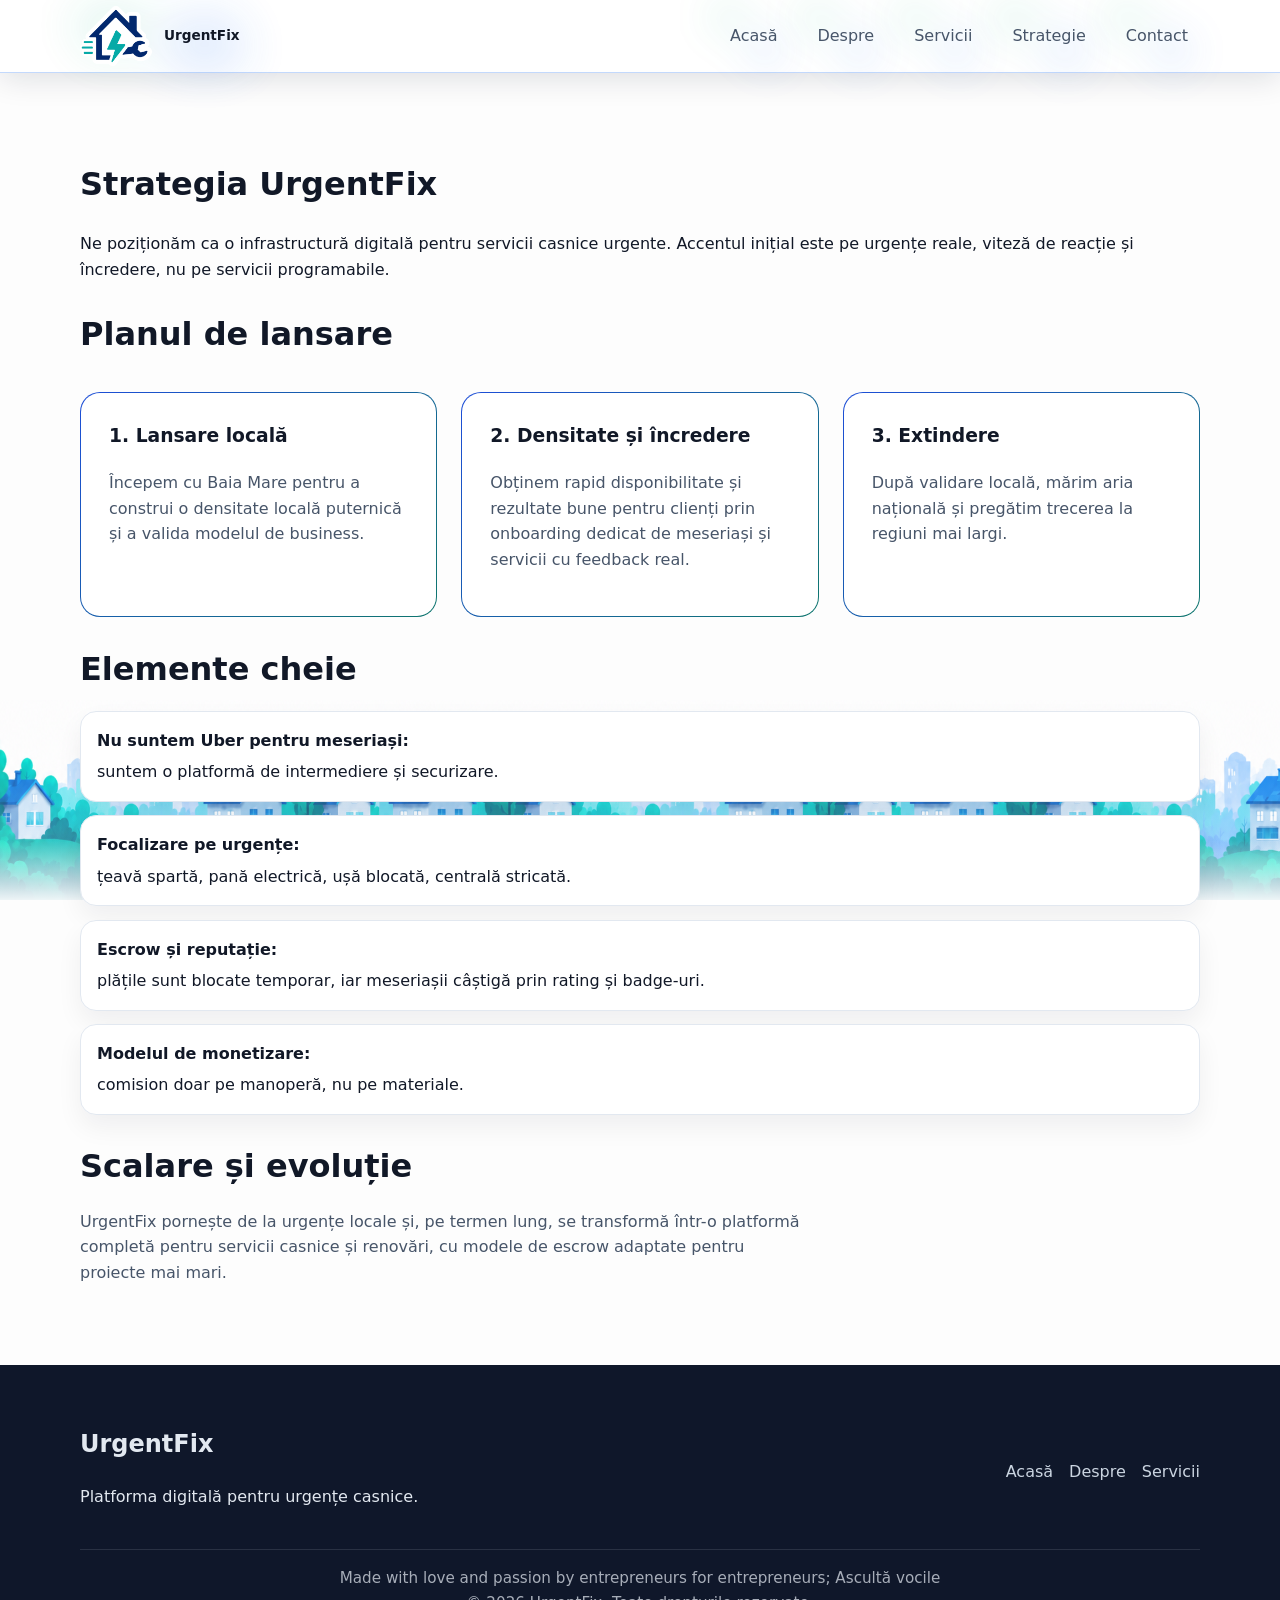
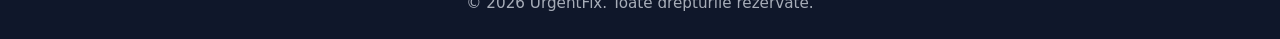
<file: strategie.html>
<!DOCTYPE html>
<html lang="ro">
<head>
  <meta charset="UTF-8" />
  <meta name="viewport" content="width=device-width, initial-scale=1.0" />
  <title>Strategie | UrgentFix</title>
  <link rel="stylesheet" href="styles.css?v=13" />
</head>
<body>
  <header class="site-header">
    <div class="container header-inner">
      <a href="home.html" class="brand-logo">
        <img src="urgentfix_sticker.png" alt="UrgentFix logo" />
        <span>UrgentFix</span>
      </a>
      <nav class="main-nav">
        <a href="home.html">Acasă</a>
        <a href="despre.html">Despre</a>
        <a href="servicii.html">Servicii</a>
        <a href="strategie.html">Strategie</a>
        <a href="contact.html">Contact</a>
      </nav>
    </div>
  </header>
  <main class="section">
    <div class="container">
      <h1>Strategia UrgentFix</h1>
      <p>Ne poziționăm ca o infrastructură digitală pentru servicii casnice urgente. Accentul inițial este pe urgențe reale, viteză de reacție și încredere, nu pe servicii programabile.</p>

      <section class="feature-section">
        <h2>Planul de lansare</h2>
        <div class="strategy-grid">
          <article class="strategy-card">
            <h3>1. Lansare locală</h3>
            <p>Începem cu Baia Mare pentru a construi o densitate locală puternică și a valida modelul de business.</p>
          </article>
          <article class="strategy-card">
            <h3>2. Densitate și încredere</h3>
            <p>Obținem rapid disponibilitate și rezultate bune pentru clienți prin onboarding dedicat de meseriași și servicii cu feedback real.</p>
          </article>
          <article class="strategy-card">
            <h3>3. Extindere</h3>
            <p>După validare locală, mărim aria națională și pregătim trecerea la regiuni mai largi.</p>
          </article>
        </div>
      </section>

      <section class="feature-section">
        <h2>Elemente cheie</h2>
        <ul class="contact-highlights">
          <li><strong>Nu suntem Uber pentru meseriași:</strong> suntem o platformă de intermediere și securizare.</li>
          <li><strong>Focalizare pe urgențe:</strong> țeavă spartă, pană electrică, ușă blocată, centrală stricată.</li>
          <li><strong>Escrow și reputație:</strong> plățile sunt blocate temporar, iar meseriașii câștigă prin rating și badge-uri.</li>
          <li><strong>Modelul de monetizare:</strong> comision doar pe manoperă, nu pe materiale.</li>
        </ul>
      </section>

      <section class="feature-section">
        <h2>Scalare și evoluție</h2>
        <p>UrgentFix pornește de la urgențe locale și, pe termen lung, se transformă într-o platformă completă pentru servicii casnice și renovări, cu modele de escrow adaptate pentru proiecte mai mari.</p>
      </section>
    </div>
  </main>
  <footer class="site-footer">
    <div class="container footer-inner">
      <div>
        <h2>UrgentFix</h2>
        <p>Platforma digitală pentru urgențe casnice.</p>
      </div>
      <div class="footer-links">
        <a href="home.html">Acasă</a>
        <a href="despre.html">Despre</a>
        <a href="servicii.html">Servicii</a>
      </div>
    </div>
    <div class="container footer-note">
      <p>Made with love and passion by entrepreneurs for entrepreneurs; Ascultă vocile</p>
      <p>&copy; 2026 UrgentFix. Toate drepturile rezervate.</p>
    </div>
  </footer>
  <script src="script.js?v=5"></script>
</body>
</html>
</file>
<file: styles.css>
:root {
  color-scheme: light;
  --bg: #ffffff;
  --surface: #ffffff;
  --primary: #1d4ed8;
  --primary-dark: #1e40af;
  --text: #111827;
  --muted: #475569;
  --border: #e2e8f0;
  --accent: #0f766e;
}

* { box-sizing: border-box; }

body {
  margin: 0;
  font-family: Inter, system-ui, -apple-system, BlinkMacSystemFont, "Segoe UI", sans-serif;
  background: #fdfdfd;
  color: var(--text);
  line-height: 1.6;
  position: relative;
  overflow-x: hidden;
}

body::before {
  content: "";
  position: fixed;
  left: 0;
  right: 0;
  bottom: 0;
  height: 200px;
  z-index: -1;
  /* subtle fade + actual image layer */
  background-image:
    linear-gradient(to top, rgba(253,253,253,0.3) 0%, rgba(253,253,253,0.15) 40%, rgba(253,253,253,0.05) 70%, rgba(253,253,253,0) 100%),
    url("image.png");
  background-repeat: no-repeat, repeat-x;
  background-position: bottom center, bottom center;
  background-size: cover, auto 200px;
  background-attachment: scroll, scroll;
  background-blend-mode: normal;
  filter: none;
  opacity: 1;
}

/* minimal overlay - reduces seam visibility */
body::after {
  content: "";
  position: fixed;
  left: 0;
  right: 0;
  bottom: 0;
  height: 60px;
  z-index: -1;
  pointer-events: none;
  background: linear-gradient(180deg, rgba(255,255,255,0) 0%, rgba(255,255,255,0.9) 100%);
}


img { max-width: 100%; display: block; }

.container {
  width: min(1120px, calc(100% - 2rem));
  margin: 0 auto;
}

.site-header {
  position: sticky;
  top: 0;
  z-index: 20;
  overflow: visible;
  background: #ffffff;
  border-bottom: 1px solid rgba(59, 130, 246, 0.30);
  box-shadow: 0 4px 32px rgba(15, 23, 42, 0.14);
}

.header-inner {
  position: relative;
  z-index: 1;
  display: flex;
  align-items: center;
  justify-content: space-between;
  gap: 2rem;
  padding: 0.4rem 0;
}

.brand-logo {
  display: inline-flex;
  align-items: center;
  gap: 0.75rem;
  text-decoration: none;
  color: var(--text);
  font-weight: 700;
  font-size: 0.85rem;
  transition: opacity 0.2s ease;
  position: relative;
  z-index: 1;
}

.brand-logo::before {
  content: "";
  position: absolute;
  left: 50%;
  top: 50%;
  width: 140%;
  height: 120%;
  transform: translate(-50%, -50%) rotate(180deg);
  background: radial-gradient(circle at 30% 30%, rgba(59, 130, 246, 0.26), transparent 36%),
              radial-gradient(circle at 72% 72%, rgba(16, 185, 129, 0.16), transparent 34%);
  filter: blur(22px);
  opacity: 0.88;
  pointer-events: none;
  z-index: -1;
}

.brand-logo:hover {
  opacity: 0.75;
}

.brand-logo img { width: 72px; height: auto; }

.main-nav {
  display: flex;
  gap: 1rem;
  flex-wrap: wrap;
  align-items: center;
}

.main-nav a {
  display: inline-flex;
  align-items: center;
  justify-content: center;
  min-height: 54px;
  padding: 0.15rem 0.75rem;
  color: var(--muted);
  text-decoration: none;
  font-weight: 500;
  border-radius: 18px;
  transition: all 0.2s ease;
  position: relative;
  overflow: visible;
}

.main-nav a::before {
  content: "";
  position: absolute;
  inset: 0;
  left: 50%;
  top: 50%;
  width: 180%;
  height: 180%;
  transform: translate(-50%, -50%) rotate(180deg);
  background: radial-gradient(circle at 40% 35%, rgba(59, 130, 246, 0.18), transparent 32%),
              radial-gradient(circle at 70% 70%, rgba(16, 185, 129, 0.12), transparent 34%);
  filter: blur(18px);
  opacity: 0.65;
  pointer-events: none;
  z-index: -1;
}

.main-nav a:hover {
  color: var(--text);
  background: rgba(59, 130, 246, 0.14);
}

.main-nav a img {
  display: block;
  max-height: 54px;
  width: auto;
  border-radius: 18px;
  border: 1px solid rgba(15, 23, 42, 0.08);
  box-shadow: 0 10px 24px rgba(15, 23, 42, 0.08);
}

.footer-links {
  display: flex;
  gap: 0.75rem;
  flex-wrap: wrap;
  align-items: center;
  margin-top: 0.75rem;
}

.footer-links a {
  display: inline-flex;
  align-items: center;
}

.footer-links img {
  display: block;
  max-height: 40px;
  width: auto;
  border-radius: 14px;
  border: 1px solid rgba(15, 23, 42, 0.08);
}

.section { padding: 4rem 0; }

.hero {
  background: linear-gradient(180deg, #ffffff 0%, #f8fbff 100%);
  position: relative;
  overflow: hidden;
}

.app-preview-section {
  padding-top: 3rem;
  padding-bottom: 3rem;
  background: linear-gradient(180deg, rgba(248,251,255,0.55), rgba(247,249,251,0.98));
  overflow-x: hidden;
  width: 100%;
}

.app-preview-intro {
  max-width: 640px;
  margin: 0 auto 2rem;
  text-align: center;
}

.app-preview-intro h2 {
  margin: 1rem 0 0.8rem;
  font-size: clamp(2rem, 3vw, 2.6rem);
  line-height: 1.05;
}

.app-preview-intro p {
  margin: 0;
  color: var(--muted);
}

.phone-grid {
  display: grid;
  grid-template-columns: repeat(3, minmax(240px, 1fr));
  gap: 1.5rem;
  align-items: start;
}

.images-grid {
  display: grid;
  grid-template-columns: repeat(3, 1fr);
  gap: 2.5rem;
  margin-top: 2.5rem;
  width: 100%;
}

.device-frame {
  position: relative;
  padding: 20px 18px 16px;
  border-radius: 52px;
  background: linear-gradient(180deg, rgba(255,255,255,0.95), rgba(241,247,255,0.95));
  border: 1px solid rgba(148,163,184,0.24);
  box-shadow: 0 26px 80px rgba(15, 23, 42, 0.14);
  transition: transform 0.3s ease, box-shadow 0.3s ease;
}

.device-frame::before {
  content: "";
  position: absolute;
  left: 50%;
  top: 14px;
  transform: translateX(-50%);
  width: 88px;
  height: 8px;
  border-radius: 999px;
  background: rgba(15, 23, 42, 0.08);
  box-shadow: inset 0 1px 0 rgba(255,255,255,0.9);
}

.device-frame::after {
  content: "";
  position: absolute;
  left: 50%;
  top: 26px;
  transform: translateX(-50%);
  width: 12px;
  height: 12px;
  border-radius: 50%;
  background: rgba(15, 23, 42, 0.12);
}

.device-frame:hover {
  transform: translateY(-4px);
  box-shadow: 0 34px 96px rgba(15, 23, 42, 0.18);
}

.device-frame img {
  display: block;
  width: 100%;
  height: auto;
  border-radius: 34px;
  object-fit: cover;
}

.phone-card {
  display: flex;
  justify-content: center;
}

.phone-frame {
  width: 100%;
  max-width: 260px;
  border-radius: 40px;
  background: #ffffff;
  border: 1px solid rgba(59,130,246,0.18);
  box-shadow: 0 24px 58px rgba(15,23,42,0.09);
  overflow: hidden;
}

.phone-top {
  display: flex;
  justify-content: flex-end;
  gap: 0.5rem;
  padding: 0.9rem 1rem;
  background: rgba(255,255,255,0.95);
}

.status-dot {
  width: 10px;
  height: 10px;
  border-radius: 50%;
  background: rgba(17,24,39,0.65);
}

.phone-screen {
  padding: 1.4rem;
  min-height: 420px;
  display: grid;
  gap: 1rem;
  color: var(--text);
}

.screen-brand {
  display: inline-flex;
  align-items: center;
  gap: 0.45rem;
  font-weight: 800;
  color: var(--primary-dark);
  letter-spacing: 0.02em;
}

.screen-title {
  margin: 0;
  font-size: 1.15rem;
  font-weight: 800;
  color: #111827;
}

.screen-copy {
  margin: 0;
  color: var(--muted);
  line-height: 1.7;
}

.screen-gradient-blue {
  background: linear-gradient(180deg, rgba(59,130,246,0.14), rgba(96,165,250,0.08));
}

.screen-light {
  background: #f8fbff;
}

.screen-white {
  background: #fff;
}

.category-grid {
  display: grid;
  grid-template-columns: repeat(2, minmax(0, 1fr));
  gap: 0.75rem;
}

.category-grid span,
.screen-tags span {
  display: inline-flex;
  align-items: center;
  justify-content: center;
  padding: 0.75rem 0.85rem;
  border-radius: 14px;
  background: rgba(59,130,246,0.12);
  color: #1e40af;
  font-size: 0.9rem;
  font-weight: 700;
}

.upload-preview {
  min-height: 170px;
  border-radius: 24px;
  background: linear-gradient(180deg, rgba(99,102,241,0.12), rgba(255,255,255,0.95));
  border: 1px dashed rgba(59,130,246,0.28);
}

.preview-image {
  background-image: radial-gradient(circle at 30% 30%, rgba(96,165,250,0.28), transparent 40%),
                    radial-gradient(circle at 70% 50%, rgba(15,118,110,0.17), transparent 35%);
}

.phone-chip {
  display: inline-flex;
  align-items: center;
  justify-content: center;
  padding: 0.8rem 1rem;
  border-radius: 999px;
  background: rgba(59,130,246,0.12);
  color: var(--primary-dark);
  text-decoration: none;
  font-weight: 700;
  transition: background 180ms ease;
}

.phone-chip:hover {
  background: rgba(59,130,246,0.18);
}

.phone-small,
.phone-left,
.phone-right,
.featured-tags,
.hero-message {
  display: none;
}

@media (max-width: 960px) {
  .phone-grid { grid-template-columns: 1fr; }
}

@media (max-width: 960px) {
  .phone-grid { grid-template-columns: 1fr; }
  .phone-left, .phone-right { transform: none; }
}

.hero-grid {
  display: grid;
  grid-template-columns: 1.1fr 0.9fr;
  gap: 2rem;
  align-items: center;
}

.eyebrow {
  margin: 0 0 1rem;
  color: var(--accent);
  font-size: 0.95rem;
  font-weight: 700;
  text-transform: uppercase;
  letter-spacing: 0.08em;
}

.hero h1 { font-size: clamp(2.5rem, 4vw, 4rem); margin: 0 0 1rem; max-width: 620px; }
.hero p { font-size: 1.05rem; color: var(--muted); max-width: 620px; }

.hero-actions { display: flex; flex-wrap: wrap; gap: 1rem; margin-top: 2rem; }

.button {
  display: inline-flex; align-items: center; justify-content: center;
  padding: 1.05rem 2rem; border-radius: 12px; text-decoration: none; font-weight: 600;
  border: none; cursor: pointer; font-size: 1rem;
  transition: all 0.2s cubic-bezier(0.2, 0.8, 0.2, 1);
}

.hero-actions .button {
  position: relative;
  z-index: 1;
  overflow: visible;
}
.hero-actions .button::before {
  content: "";
  position: absolute;
  left: 50%;
  top: 50%;
  width: 180%;
  height: 180%;
  transform: translate(-50%, -50%) rotate(180deg);
  background: radial-gradient(circle at 20% 30%, rgba(59, 130, 246, 0.18), transparent 36%),
              radial-gradient(circle at 80% 70%, rgba(16, 185, 129, 0.10), transparent 32%);
  filter: blur(18px);
  opacity: 0.55;
  pointer-events: none;
  z-index: -1;
}
.button:hover { transform: translateY(-2px); box-shadow: 0 12px 32px rgba(0,0,0,0.15); }
.button:active { transform: translateY(0); }

.primary {
  background: linear-gradient(135deg, #1d4ed8 0%, #2563eb 100%);
  color: #fff;
  box-shadow: 0 8px 24px rgba(29, 78, 216, 0.22);
}
.primary:hover {
  background: linear-gradient(135deg, #1e40af 0%, #1d4ed8 100%);
}

.secondary {
  background: linear-gradient(135deg, #ecf3ff 0%, #f0f9ff 100%);
  border: 2px solid #1d4ed8;
  color: #1d4ed8;
  font-weight: 600;
}
.secondary:hover {
  background: #dfe9fb;
  border-color: #1e40af;
}

.hero-card {
  background: var(--surface); border: 1px solid var(--border); border-radius: 24px; padding: 2rem;
  box-shadow: 0 20px 60px rgba(15,23,42,0.05);
}

.hero-deco { position: absolute; right: 0; top: 0; width: 48%; height: 100%; pointer-events: none; }

/* entrance animations */
.animate-fade-up { opacity: 0; transform: translateY(14px); animation: fadeUp 650ms ease forwards; }
@keyframes fadeUp { to { opacity: 1; transform: translateY(0); } }

/* floating hero card */
.animate-floating { animation: floaty 6s ease-in-out infinite; transform-origin: center; transition: transform 220ms ease, box-shadow 220ms ease; }
@keyframes floaty { 0% { transform: translateY(0) rotate(-0.2deg); } 50% { transform: translateY(-8px) rotate(0.8deg); } 100% { transform: translateY(0) rotate(-0.2deg); } }

/* feature card hover */
.feature-card, .step-card, .strategy-card {
  transition: transform 280ms cubic-bezier(.2,.9,.2,1), box-shadow 280ms ease;
  background: var(--surface);
  border: 1px solid transparent;
  border-radius: 20px;
  padding: 1.75rem;
  position: relative;
  z-index: 0;
  background-image: linear-gradient(var(--surface), var(--surface)), linear-gradient(135deg, #1d4ed8 0%, #0f766e 100%);
  background-origin: padding-box, border-box;
  background-clip: padding-box, border-box;
}
.feature-card:hover, .strategy-card:hover, .step-card:hover {
  transform: translateY(-8px) scale(1.01);
  box-shadow: 0 30px 80px rgba(2, 6, 23, 0.16);
}

.feature-card::after, .step-card::after, .strategy-card::after {
  content: "";
  position: absolute;
  inset: 0;
  border-radius: 20px;
  pointer-events: none;
}

/* buttons microinteraction */
.button { will-change: transform; }
.button:active { transform: translateY(1px) scale(0.996); }

/* subtle gradient text accent */
.eyebrow { background: linear-gradient(90deg, #0ea5a4, #6366f1); -webkit-background-clip: text; background-clip: text; color: transparent; }

.hero-card h2 { margin-top: 0; font-size: 1.5rem; }
.hero-card ul { margin: 1.5rem 0 0; padding: 0; list-style: none; display: grid; gap: 0.9rem; }
.hero-card li { padding-left: 1rem; position: relative; color: var(--muted); }
.hero-card li::before { content: "•"; position: absolute; left: 0; color: var(--primary); }

/* App advertisement section */
.app-ad { text-align: center; }
.app-ad h3 { margin: 0 0 0.75rem; font-size: 1.35rem; color: var(--text); }
.app-ad p { margin: 0 0 1.5rem; color: var(--muted); font-size: 1rem; }

.app-buttons { 
  display: flex; 
  gap: 1rem; 
  flex-wrap: wrap;
  justify-content: center;
  align-items: center;
}

.app-store-btn, .google-play-btn {
  display: inline-flex;
  align-items: center;
  justify-content: center;
  padding: 0.95rem 1.5rem;
  border-radius: 14px;
  text-decoration: none;
  font-weight: 700;
  font-size: 1rem;
  border: none;
  cursor: pointer;
  transition: all 0.3s cubic-bezier(0.2, 0.8, 0.2, 1);
  box-shadow: 0 4px 16px rgba(0, 0, 0, 0.1);
  width: 180px;
  height: 48px;
  font-family: inherit;
  margin: 0;
  line-height: 1;
}

.app-store-btn {
  background: linear-gradient(135deg, #3b82f6 0%, #1d4ed8 100%);
  color: #fff;
}

.app-store-btn:hover {
  transform: translateY(-3px);
  box-shadow: 0 12px 32px rgba(59, 130, 246, 0.4);
  background: linear-gradient(135deg, #2563eb 0%, #1e40af 100%);
}

.google-play-btn {
  background: linear-gradient(135deg, #3b82f6 0%, #1d4ed8 100%);
  color: #fff;
}

.google-play-btn:hover {
  transform: translateY(-3px);
  box-shadow: 0 12px 32px rgba(59, 130, 246, 0.4);
  background: linear-gradient(135deg, #3873e6 0%, #2d9548 100%);
}

/* CTA App Section */
.cta-app-section {
  background: linear-gradient(135deg, #0f172a 0%, #1e293b 50%, #0f766e 100%);
  color: #fff;
  position: relative;
  overflow: hidden;
  padding: 4rem 0;
}

.cta-app-section::before {
  content: "";
  position: absolute;
  top: -50%;
  right: -10%;
  width: 500px;
  height: 500px;
  background: radial-gradient(circle, rgba(59, 130, 246, 0.15), transparent 70%);
  border-radius: 50%;
  pointer-events: none;
}

.cta-app-container {
  display: grid;
  grid-template-columns: 1fr 1fr;
  gap: 3rem;
  align-items: flex-end;
  position: relative;
  z-index: 1;
}

.cta-app-content h2 {
  font-size: clamp(2rem, 3vw, 2.8rem);
  margin: 0 0 1rem;
  line-height: 1.2;
  font-weight: 800;
}

.cta-lead {
  font-size: 1.1rem;
  color: rgba(226, 232, 240, 0.9);
  margin: 0 0 2rem;
  max-width: 580px;
}

.benefits-list {
  display: grid;
  gap: 1.25rem;
  margin: 2rem 0;
}

.benefit-item {
  display: flex;
  gap: 1rem;
  padding: 1.25rem;
  background: rgba(255, 255, 255, 0.08);
  border: 1px solid rgba(226, 232, 240, 0.1);
  border-radius: 16px;
  transition: all 0.3s ease;
}

.benefit-item:hover {
  background: rgba(255, 255, 255, 0.12);
  border-color: rgba(59, 130, 246, 0.3);
  transform: translateX(4px);
}

.benefit-icon {
  font-size: 1.8rem;
  min-width: 50px;
  display: flex;
  align-items: center;
}

.benefit-item h4 {
  margin: 0 0 0.35rem;
  font-size: 1rem;
  font-weight: 700;
}

.benefit-item p {
  margin: 0;
  font-size: 0.9rem;
  color: rgba(226, 232, 240, 0.8);
  line-height: 1.4;
}

.cta-buttons-group {
  display: flex;
  gap: 1rem;
  margin: 2.5rem 0 1.5rem;
  flex-wrap: nowrap;
  align-items: center;
  justify-content: center;
}

.cta-button {
  display: inline-flex;
  align-items: center;
  justify-content: center;
  padding: 1.1rem 2.2rem;
  border-radius: 14px;
  text-decoration: none;
  font-weight: 700;
  font-size: 1rem;
  border: none;
  cursor: pointer;
  transition: all 0.3s cubic-bezier(0.2, 0.8, 0.2, 1);
}

.primary-large {
  background: linear-gradient(135deg, #3b82f6 0%, #1d4ed8 100%);
  color: #fff;
  box-shadow: 0 8px 32px rgba(59, 130, 246, 0.4);
}

.primary-large:hover {
  transform: translateY(-3px);
  box-shadow: 0 14px 48px rgba(59, 130, 246, 0.6);
  background: linear-gradient(135deg, #2563eb 0%, #1e40af 100%);
}

.secondary-large {
  background: rgba(255, 255, 255, 0.12);
  color: #fff;
  border: 2px solid rgba(255, 255, 255, 0.3);
}

.secondary-large:hover {
  background: rgba(255, 255, 255, 0.18);
  border-color: rgba(255, 255, 255, 0.6);
  transform: translateY(-3px);
}

.cta-subtext {
  margin: 0;
  font-size: 0.9rem;
  color: rgba(226, 232, 240, 0.7);
}

.cta-app-visual {
  display: flex;
  justify-content: center;
  align-items: center;
}

.cta-app-visual {
  display: flex;
  flex-direction: column;
  justify-content: center;
  align-items: center;
  gap: 1.5rem;
  margin-top: -4rem;
}

/* iPhone Frame Styling */
.iphone-frame {
  position: relative;
  width: 280px;
  height: 560px;
  border-radius: 42px;
  background: linear-gradient(135deg, #1a1a1a 0%, #0a0a0a 100%);
  border: 7px solid #1a1a1a;
  box-shadow: 
    0 0 0 8px #1a1a1a,
    0 0 0 10px #444,
    0 30px 80px rgba(0, 0, 0, 0.6);
  padding: 0;
  overflow: hidden;
}

.iphone-notch {
  position: absolute;
  top: 0;
  left: 50%;
  transform: translateX(-50%);
  width: 100px;
  height: 22px;
  background: #000;
  border-radius: 0 0 24px 24px;
  z-index: 20;
}

.iphone-screen {
  width: 100%;
  height: 100%;
  display: flex;
  flex-direction: column;
  background: #fff;
  overflow: hidden;
  position: relative;
}

.screen-header {
  padding: 6px 10px;
  padding-top: 28px;
  display: flex;
  justify-content: space-between;
  align-items: center;
  font-size: 0.7rem;
  font-weight: 700;
  color: #000;
  background: #f8f8f8;
  border-bottom: 1px solid #e5e5e5;
}

.header-logo-img {
  height: 24px;
  width: auto;
  object-fit: contain;
}

.time {
  font-weight: 700;
  font-size: 0.65rem;
}

.reviews-container {
  flex: 1;
  overflow-y: auto;
  padding: 12px;
  display: flex;
  flex-direction: column;
  gap: 8px;
}

.reviews-container::-webkit-scrollbar {
  width: 4px;
}

.reviews-container::-webkit-scrollbar-track {
  background: #f1f1f1;
}

.reviews-container::-webkit-scrollbar-thumb {
  background: #888;
  border-radius: 2px;
}

.reviews-container::-webkit-scrollbar-thumb:hover {
  background: #555;
}

.review-section-title {
  margin-bottom: 8px;
}

.review-section-title p {
  margin: 0;
  font-size: 0.65rem;
  font-weight: 700;
  color: #666;
  text-transform: uppercase;
  letter-spacing: 0.05em;
}

.review-card {
  background: linear-gradient(135deg, #f8fafc 0%, #f0f9ff 100%);
  border: 1px solid #cbd5e1;
  border-radius: 10px;
  padding: 9px;
  display: flex;
  flex-direction: column;
  gap: 5px;
  transition: all 0.2s ease;
}

.review-card:hover {
  background: linear-gradient(135deg, #f0f9ff 0%, #ecf3ff 100%);
  border-color: #3b82f6;
  box-shadow: 0 4px 12px rgba(59, 130, 246, 0.1);
}

.reviewer-info {
  display: flex;
  justify-content: space-between;
  align-items: center;
}

.reviewer-name {
  font-size: 0.7rem;
  font-weight: 700;
  color: #1e293b;
}

.reviewer-rating {
  font-size: 0.6rem;
  letter-spacing: 1.5px;
}

.review-text {
  margin: 0;
  font-size: 0.65rem;
  line-height: 1.2;
  color: #334155;
}

.review-date {
  display: inline-block;
  font-size: 0.6rem;
  color: #94a3b8;
}

.iphone-home-indicator {
  position: absolute;
  bottom: 6px;
  left: 50%;
  transform: translateX(-50%);
  width: 80px;
  height: 3px;
  background: #000;
  border-radius: 2px;
  z-index: 20;
}

.scroll-hint {
  text-align: center;
  color: rgba(226, 232, 240, 0.7);
  font-size: 0.8rem;
  font-weight: 600;
  animation: scrollBounce 2s ease-in-out infinite;
}

@keyframes scrollBounce {
  0%, 100% {
    opacity: 0.5;
    transform: translateY(0);
  }
  50% {
    opacity: 1;
    transform: translateY(4px);
  }
}

@media (max-width: 1024px) {
  .cta-app-container {
    grid-template-columns: 1fr;
    gap: 2rem;
  }

  .cta-app-visual {
    order: -1;
  }

  .iphone-frame {
    width: 180px;
    height: 360px;
  }
}

@media (max-width: 768px) {
  .cta-app-section {
    padding: 2.5rem 0;
  }

  .cta-app-content h2 {
    font-size: 1.8rem;
  }

  .cta-lead {
    font-size: 1rem;
  }

  .cta-buttons-group {
    flex-direction: column;
  }

  .cta-button {
    width: 100%;
  }

  .iphone-frame {
    width: 170px;
    height: 340px;
  }
}

@media (max-width: 1024px) {
  .cta-app-container {
    grid-template-columns: 1fr;
    gap: 2rem;
  }

  .cta-app-visual {
    order: -1;
  }

  .app-showcase-card {
    max-width: 300px;
  }
}

@media (max-width: 768px) {
  .cta-app-section {
    padding: 2.5rem 0;
  }

  .cta-app-content h2 {
    font-size: 1.8rem;
  }

  .cta-lead {
    font-size: 1rem;
  }

  .cta-buttons-group {
    flex-direction: column;
  }

  .cta-button {
    width: 100%;
  }

  .app-showcase-card {
    max-width: 260px;
  }
}

.feature-section h2, .how-it-works h2, .strategy-section h2 { font-size: 2rem; margin-bottom: 1rem; }
.feature-section p, .strategy-section p { color: var(--muted); max-width: 720px; }

.features-grid, .steps-grid, .strategy-grid { display: grid; gap: 1.5rem; margin-top: 2rem; }
.features-grid { grid-template-columns: repeat(auto-fit, minmax(220px, 1fr)); }

.feature-card h3, .step-card h3, .strategy-card h3 { margin-top: 0; }
.step-card { position: relative; padding-left: 3.5rem; }

.step-number { position: absolute; left: 1rem; top: 1.25rem; width: 2rem; height: 2rem; border-radius: 999px; display: grid; place-items: center; color: #fff; background: var(--primary); font-weight: 700; }

.strategy-grid { grid-template-columns: repeat(auto-fit, minmax(240px, 1fr)); }

.site-footer { background: #0f172a; color: #e2e8f0; padding: 2.5rem 0 1.5rem; }
.footer-inner { display: flex; justify-content: space-between; gap: 2rem; flex-wrap: wrap; align-items: center; }
.footer-links { display: flex; gap: 1rem; flex-wrap: wrap; }
.footer-links a { color: #cbd5e1; text-decoration: none; }
.footer-links a:hover { color: #fff; }
.footer-note { margin-top: 1.5rem; color: rgba(226, 232, 240, 0.72); font-size: 0.95rem; border-top: 1px solid rgba(226, 232, 240, 0.12); padding-top: 1rem; text-align: center; }
.footer-note p { margin: 0; max-width: 720px; margin-left: auto; margin-right: auto; }

@media (max-width: 900px) { .hero-grid { grid-template-columns: 1fr; } }
@media (max-width: 640px) {
  .header-inner { 
    display: flex;
    align-items: center;
    justify-content: space-between;
    flex-wrap: nowrap;
  }
  .footer-inner { flex-direction: column; align-items: flex-start; }
  .main-nav { 
    gap: 1rem; 
    display: none !important;
  }
  .main-nav.open {
    display: flex !important;
  }
  .hero h1 { font-size: 2.4rem; }
}

/* Mobile nav toggle */
.nav-toggle {
  display: none;
  background: rgba(255,255,255,0.98);
  border: 1px solid rgba(15, 23, 42, 0.12);
  border-radius: 999px;
  padding: 0.45rem 0.85rem;
  cursor: pointer;
  transition: background 180ms ease, transform 180ms ease, box-shadow 180ms ease;
  gap: 0.5rem;
  align-items: center;
  justify-content: center;
  min-width: 110px;
}
.nav-toggle:hover {
  background: #fff;
  transform: translateY(-1px);
  box-shadow: 0 12px 24px rgba(15, 23, 42, 0.1);
}
.nav-toggle-icon {
  display: grid;
  gap: 4px;
  padding: 0.35rem 0.45rem;
  background: rgba(29, 78, 216, 0.1);
  border-radius: 999px;
}
.nav-toggle-icon .bar {
  display: block;
  width: 20px;
  height: 2px;
  background: var(--primary);
  border-radius: 999px;
  transition: transform 180ms ease, opacity 180ms ease;
}
.nav-toggle-label {
  font-size: 0.95rem;
  font-weight: 700;
  color: var(--primary);
  letter-spacing: 0.02em;
}
.nav-toggle.active .nav-toggle-icon .bar:nth-child(1) {
  transform: translateY(6px) rotate(45deg);
}
.nav-toggle.active .nav-toggle-icon .bar:nth-child(2) {
  opacity: 0;
}
.nav-toggle.active .nav-toggle-icon .bar:nth-child(3) {
  transform: translateY(-6px) rotate(-45deg);
}

@media (max-width: 900px) {
  .nav-toggle { 
    display: inline-flex !important; 
    margin-left: auto;
  }
  .main-nav {
    position: fixed;
    top: 65px;
    left: 1rem;
    right: 1rem;
    background: var(--surface);
    border: 1px solid var(--border);
    border-radius: 16px;
    padding: 0.9rem 1rem;
    display: none !important;
    flex-direction: column;
    gap: 0.5rem;
    box-shadow: 0 18px 50px rgba(2,6,23,0.12);
    z-index: 100;
    max-width: calc(100% - 2rem);
    min-width: calc(100% - 2rem);
  }
  .main-nav.open { 
    display: flex !important; 
  }
  .main-nav a {
    display: flex;
    width: 100%;
    justify-content: flex-start;
    padding: 0.75rem 1rem;
    min-height: 44px;
    margin: 0 !important;
  }
  .brand-logo img { width: 60px; }
}

/* Contact form styles */
.contact-panel {
  margin: 1.5rem 0 2rem;
  background: rgba(99,102,241,0.08);
  border: 1px solid rgba(99,102,241,0.2);
  border-radius: 24px;
  padding: 1.75rem 1.5rem;
}
.contact-panel h2 {
  margin-top: 0;
  margin-bottom: 0.85rem;
  font-size: 1.75rem;
}
.contact-panel p {
  margin: 0 0 1rem;
  color: var(--muted);
}
.contact-highlights {
  list-style: none;
  padding: 0;
  margin: 0;
  display: grid;
  gap: 0.85rem;
}
.contact-highlights li {
  padding: 1rem;
  background: #fff;
  border: 1px solid var(--border);
  border-radius: 16px;
  box-shadow: 0 12px 26px rgba(15,23,42,0.06);
}
.contact-highlights strong {
  display: block;
  margin-bottom: 0.35rem;
}

.contact-social-panel {
  margin-bottom: 2rem;
  padding: 1.25rem 1.5rem;
  background: rgba(15,23,42,0.03);
  border: 1px solid var(--border);
  border-radius: 20px;
}
.contact-social-panel p {
  margin: 0 0 0.75rem;
  color: var(--muted);
  font-weight: 600;
}
.social-links {
  display: flex;
  flex-wrap: wrap;
  gap: 0.75rem;
}
.social-pill {
  display: inline-flex;
  align-items: center;
  gap: 0.75rem;
  padding: 0.8rem 1rem;
  border-radius: 999px;
  border: 1px solid var(--border);
  background: var(--surface);
  color: var(--text);
  text-decoration: none;
  transition: background 180ms ease, transform 180ms ease, box-shadow 180ms ease;
}
.social-pill:hover {
  background: rgba(99,102,241,0.08);
  transform: translateY(-1px);
  box-shadow: 0 12px 24px rgba(15,23,42,0.08);
}
.social-pill-icon {
  width: 34px;
  height: 34px;
  border-radius: 50%;
  display: grid;
  place-items: center;
  font-size: 0;
  color: #fff;
  overflow: hidden;
}
.social-pill-icon svg {
  width: 18px;
  height: 18px;
}
.social-pill.facebook .social-pill-icon {
  background: #1877f2;
}
.social-pill.instagram .social-pill-icon {
  background: radial-gradient(circle at 30% 30%, #f7b52d 0%, #de2c77 45%, #833ab4 100%);
}
.button.small { padding: 0.75rem 1.25rem; font-size: 0.95rem; }
.button.secondary.small { background: rgba(15,118,110,0.08); color: var(--accent); border-color: rgba(15,118,110,0.2); }

.contact-form { margin-top: 1.25rem; max-width: 720px; display: grid; gap: 1rem; }
.contact-form .form-row { display: flex; flex-direction: column; }
.contact-form label { font-weight: 600; margin-bottom: 0.35rem; }
.contact-form input, .contact-form textarea { padding: 0.75rem 1rem; border: 1px solid var(--border); border-radius: 10px; font-size: 1rem; }
.contact-form input:focus, .contact-form textarea:focus { outline: none; border-color: var(--primary); box-shadow: 0 6px 18px rgba(29,78,216,0.08); }
.form-actions { margin-top: 0.5rem; }
.form-status { margin-top: 0.75rem; color: var(--muted); }
.form-status.success { color: green; }
.form-status.error { color: #b91c1c; }

/* Mobile responsive fixes */
@media (max-width: 1200px) {
  .images-grid {
    grid-template-columns: repeat(2, 1fr) !important;
  }
}

@media (max-width: 800px) {
  .container {
    width: calc(100% - 1rem) !important;
    padding: 0 0.5rem !important;
  }
  
  .images-grid {
    grid-template-columns: 1fr !important;
    gap: 1.5rem !important;
    margin-top: 1.5rem !important;
    display: grid !important;
    width: 100% !important;
    overflow: hidden !important;
  }
  
  .app-preview-section {
    padding-top: 2rem !important;
    padding-bottom: 2rem !important;
    overflow-x: hidden !important;
  }
  
  .device-frame {
    padding: 16px 14px 12px !important;
    max-width: 100% !important;
    width: 100% !important;
    overflow: hidden !important;
  }
}

@media (max-width: 600px) {
  .container {
    width: 100% !important;
    padding: 0 0.5rem !important;
    margin: 0 !important;
  }
  
  body {
    overflow-x: hidden !important;
  }
  
  body::before {
    height: 200px !important;
    background-attachment: scroll, scroll !important;
    opacity: 1 !important;
  }
  
  body::after {
    height: 30px !important;
  }
  
  .images-grid {
    grid-template-columns: 1fr !important;
    gap: 1rem !important;
    margin-top: 1rem !important;
    display: grid !important;
    width: 100% !important;
    overflow: hidden !important;
    padding: 0 !important;
  }
  
  .app-preview-section {
    padding-top: 1.5rem !important;
    padding-bottom: 1.5rem !important;
    overflow-x: hidden !important;
    padding-left: 0 !important;
    padding-right: 0 !important;
  }
  
  .device-frame {
    padding: 12px 10px 8px !important;
    max-width: 100% !important;
    width: 100% !important;
    overflow: hidden !important;
    border-radius: 40px !important;
  }
  
  .device-frame::before {
    width: 70px !important;
    height: 6px !important;
    top: 10px !important;
  }
  
  .device-frame::after {
    width: 10px !important;
    height: 10px !important;
    top: 20px !important;
  }
  
  .app-preview-intro {
    margin: 0 auto 1rem !important;
    padding: 0 0.5rem !important;
  }
  
  .app-preview-intro h2 {
    font-size: 1.5rem !important;
  }
}

/* Modal Styles */
.modal {
  display: none;
  position: fixed;
  z-index: 1000;
  left: 0;
  top: 0;
  width: 100%;
  height: 100%;
  background-color: rgba(0, 0, 0, 0.5);
  animation: fadeIn 0.3s ease;
}

.modal.show {
  display: flex;
  align-items: center;
  justify-content: center;
}

@keyframes fadeIn {
  from { opacity: 0; }
  to { opacity: 1; }
}

.modal-content {
  background-color: #fff;
  padding: 2rem;
  border-radius: 16px;
  max-width: 500px;
  width: 90%;
  box-shadow: 0 10px 50px rgba(0, 0, 0, 0.3);
  position: relative;
  animation: slideUp 0.3s ease;
}

@keyframes slideUp {
  from {
    transform: translateY(50px);
    opacity: 0;
  }
  to {
    transform: translateY(0);
    opacity: 1;
  }
}

.modal-close {
  position: absolute;
  right: 1rem;
  top: 1rem;
  font-size: 1.5rem;
  cursor: pointer;
  color: #666;
  transition: color 0.2s;
}

.modal-close:hover {
  color: #000;
}

.modal-content h2 {
  margin: 0 0 1rem;
  font-size: 1.5rem;
  color: #111827;
}

.modal-content p {
  margin: 0 0 1rem;
  color: #475569;
  line-height: 1.6;
}

.modal-button {
  display: inline-block;
  padding: 0.75rem 2rem;
  background: linear-gradient(135deg, #3b82f6 0%, #1d4ed8 100%);
  color: #fff;
  border: none;
  border-radius: 8px;
  font-weight: 700;
  cursor: pointer;
  transition: all 0.3s ease;
  margin-top: 1rem;
}

.modal-button:hover {
  transform: translateY(-2px);
  box-shadow: 0 8px 20px rgba(59, 130, 246, 0.4);
}
</file>
